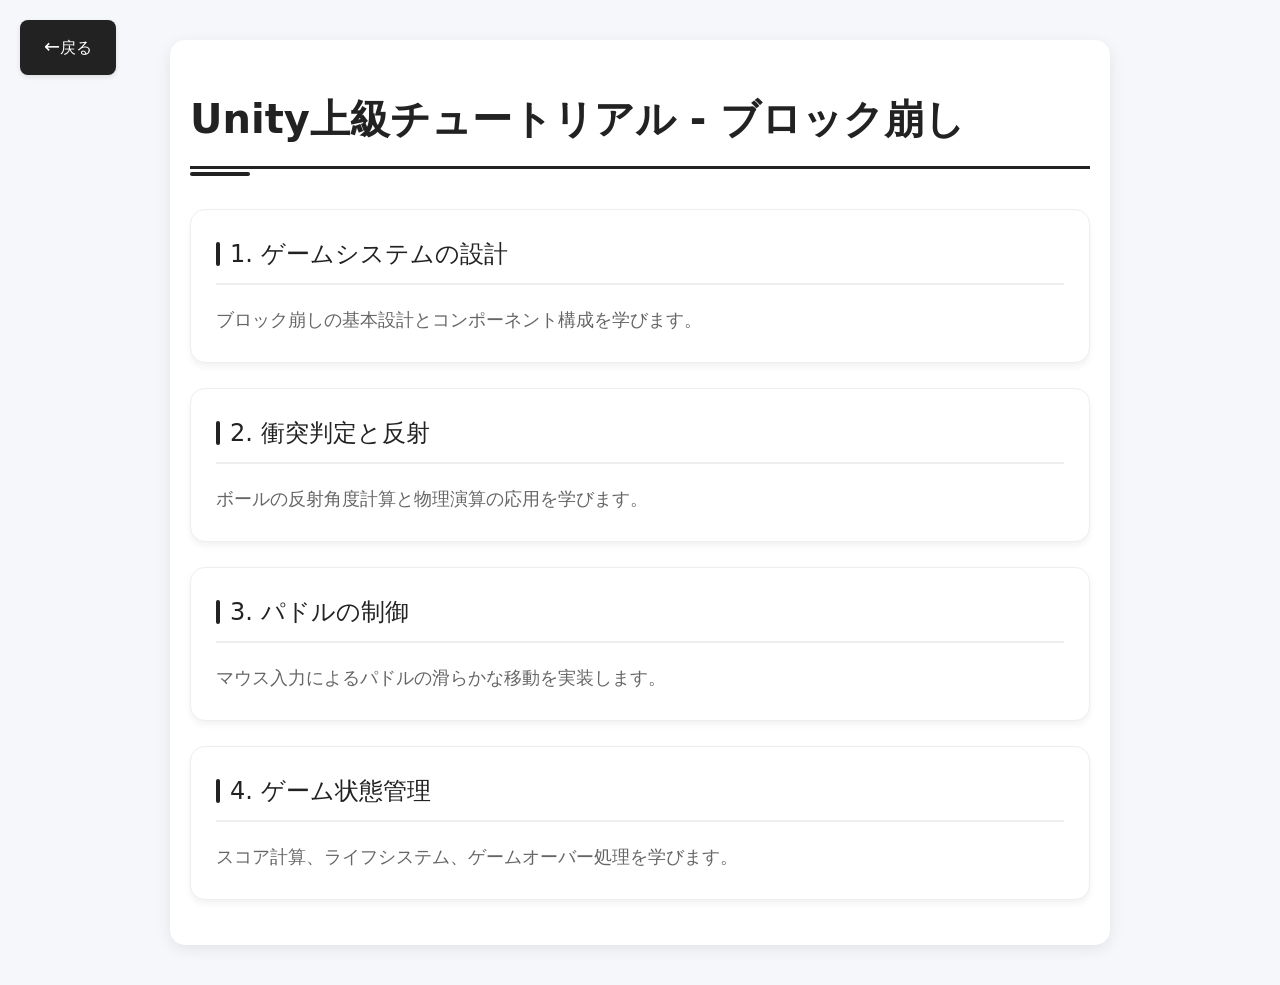
<file: tutorial/advanced.html>
<!DOCTYPE html>
<html lang="ja">
<head>
    <meta charset="UTF-8">
    <meta name="viewport" content="width=device-width, initial-scale=1.0">
    <title>Unityチュートリアル</title>
    <link rel="stylesheet" href="https://cdnjs.cloudflare.com/ajax/libs/font-awesome/6.5.1/css/all.min.css">
    <link rel="stylesheet" href="../css/common.css">
    <link rel="stylesheet" href="../css/tutorial.css">
</head>
<body>
    <a href="../index.html" class="back-btn">戻る</a>
    <div class="tutorial-content">
        <h1>Unity上級チュートリアル - ブロック崩し</h1>
        <section>
            <h2>1. ゲームシステムの設計</h2>
            <p>ブロック崩しの基本設計とコンポーネント構成を学びます。</p>
        </section>
        <section>
            <h2>2. 衝突判定と反射</h2>
            <p>ボールの反射角度計算と物理演算の応用を学びます。</p>
        </section>
        <section>
            <h2>3. パドルの制御</h2>
            <p>マウス入力によるパドルの滑らかな移動を実装します。</p>
        </section>
        <section>
            <h2>4. ゲーム状態管理</h2>
            <p>スコア計算、ライフシステム、ゲームオーバー処理を学びます。</p>
        </section>
    </div>

    <a href="#" class="scroll-to-top">
        <i class="fas fa-arrow-up"></i>
    </a>

    <script src="../js/scroll.js"></script>
</body>
</html>
</file>
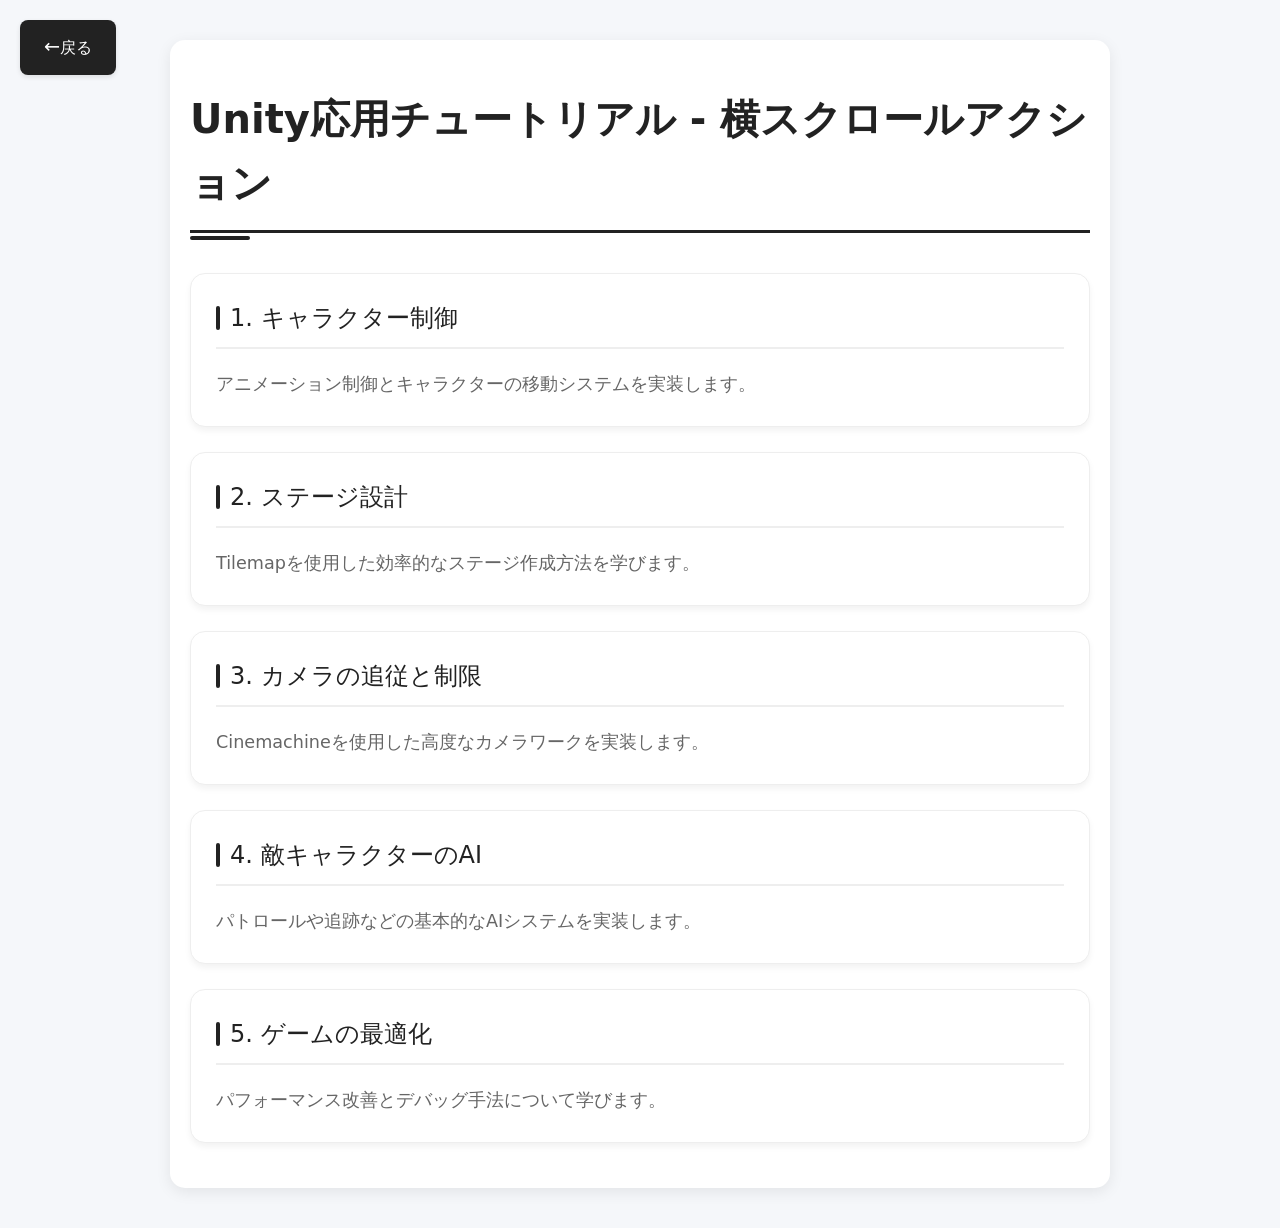
<file: tutorial/application.html>
<!DOCTYPE html>
<html lang="ja">
<head>
    <meta charset="UTF-8">
    <meta name="viewport" content="width=device-width, initial-scale=1.0">
    <title>Unityチュートリアル</title>
    <link rel="stylesheet" href="../css/common.css">
    <link rel="stylesheet" href="../css/tutorial.css">
</head>
<body>
    <a href="../index.html" class="back-btn">戻る</a>
    <div class="tutorial-content">
        <h1>Unity応用チュートリアル - 横スクロールアクション</h1>
        <section>
            <h2>1. キャラクター制御</h2>
            <p>アニメーション制御とキャラクターの移動システムを実装します。</p>
        </section>
        <section>
            <h2>2. ステージ設計</h2>
            <p>Tilemapを使用した効率的なステージ作成方法を学びます。</p>
        </section>
        <section>
            <h2>3. カメラの追従と制限</h2>
            <p>Cinemachineを使用した高度なカメラワークを実装します。</p>
        </section>
        <section>
            <h2>4. 敵キャラクターのAI</h2>
            <p>パトロールや追跡などの基本的なAIシステムを実装します。</p>
        </section>
        <section>
            <h2>5. ゲームの最適化</h2>
            <p>パフォーマンス改善とデバッグ手法について学びます。</p>
        </section>
    </div>
</body>
</html>
</file>
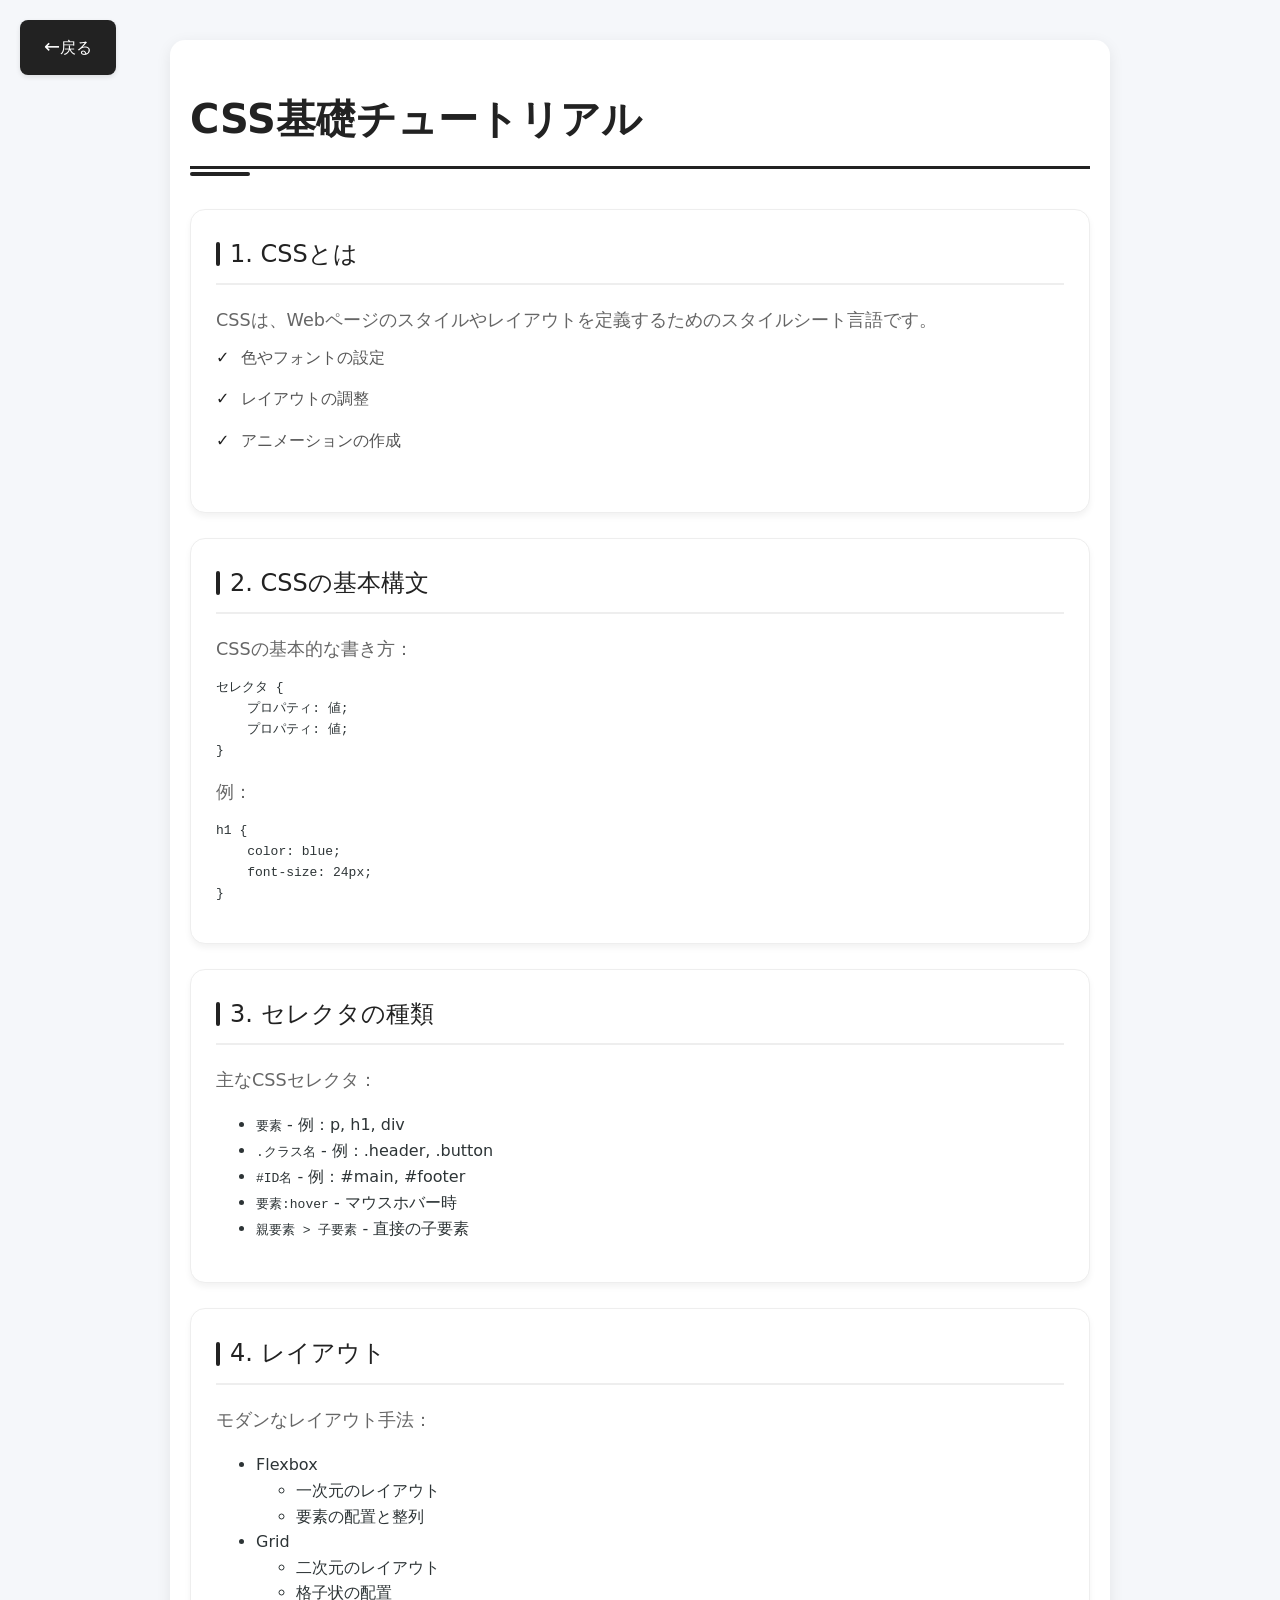
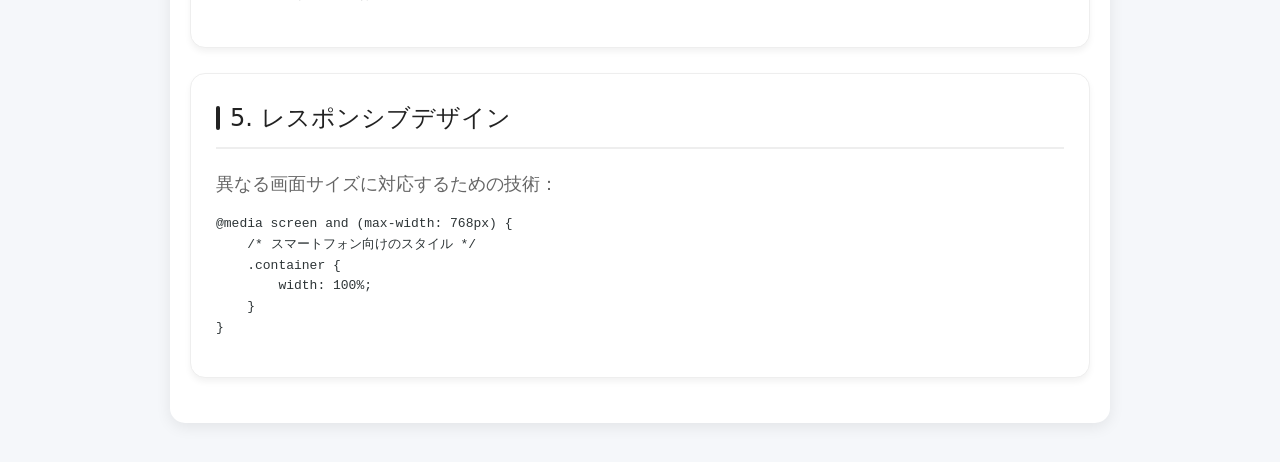
<file: tutorial/css.html>
<!DOCTYPE html>
<html lang="ja">
<head>
    <meta charset="UTF-8">
    <meta name="viewport" content="width=device-width, initial-scale=1.0">
    <title>CSS基礎チュートリアル</title>
    <!-- Font Awesome を追加 -->
    <link rel="stylesheet" href="https://cdnjs.cloudflare.com/ajax/libs/font-awesome/6.5.1/css/all.min.css">
    <link rel="stylesheet" href="../css/common.css">
    <link rel="stylesheet" href="../css/tutorial.css">
</head>
<body>
    <a href="../index.html" class="back-btn">戻る</a>
    <div class="tutorial-content">
        <h1>CSS基礎チュートリアル</h1>
        
        <section>
            <h2>1. CSSとは</h2>
            <p>CSSは、Webページのスタイルやレイアウトを定義するためのスタイルシート言語です。</p>
            <ul class="feature-list">
                <li>色やフォントの設定</li>
                <li>レイアウトの調整</li>
                <li>アニメーションの作成</li>
            </ul>
        </section>

        <section>
            <h2>2. CSSの基本構文</h2>
            <p>CSSの基本的な書き方：</p>
            <pre><code>セレクタ {
    プロパティ: 値;
    プロパティ: 値;
}</code></pre>
            <p>例：</p>
            <pre><code>h1 {
    color: blue;
    font-size: 24px;
}</code></pre>
        </section>

        <section>
            <h2>3. セレクタの種類</h2>
            <p>主なCSSセレクタ：</p>
            <ul class="selector-list">
                <li><code>要素</code> - 例：p, h1, div</li>
                <li><code>.クラス名</code> - 例：.header, .button</li>
                <li><code>#ID名</code> - 例：#main, #footer</li>
                <li><code>要素:hover</code> - マウスホバー時</li>
                <li><code>親要素 > 子要素</code> - 直接の子要素</li>
            </ul>
        </section>

        <section>
            <h2>4. レイアウト</h2>
            <p>モダンなレイアウト手法：</p>
            <ul class="layout-methods">
                <li>Flexbox
                    <ul>
                        <li>一次元のレイアウト</li>
                        <li>要素の配置と整列</li>
                    </ul>
                </li>
                <li>Grid
                    <ul>
                        <li>二次元のレイアウト</li>
                        <li>格子状の配置</li>
                    </ul>
                </li>
            </ul>
        </section>

        <section>
            <h2>5. レスポンシブデザイン</h2>
            <p>異なる画面サイズに対応するための技術：</p>
            <pre><code>@media screen and (max-width: 768px) {
    /* スマートフォン向けのスタイル */
    .container {
        width: 100%;
    }
}</code></pre>
        </section>
    </div>

    <a href="#" class="scroll-to-top">
        <i class="fas fa-arrow-up"></i>
    </a>

    <script src="../js/scroll.js"></script>
</body>
</html>
</file>
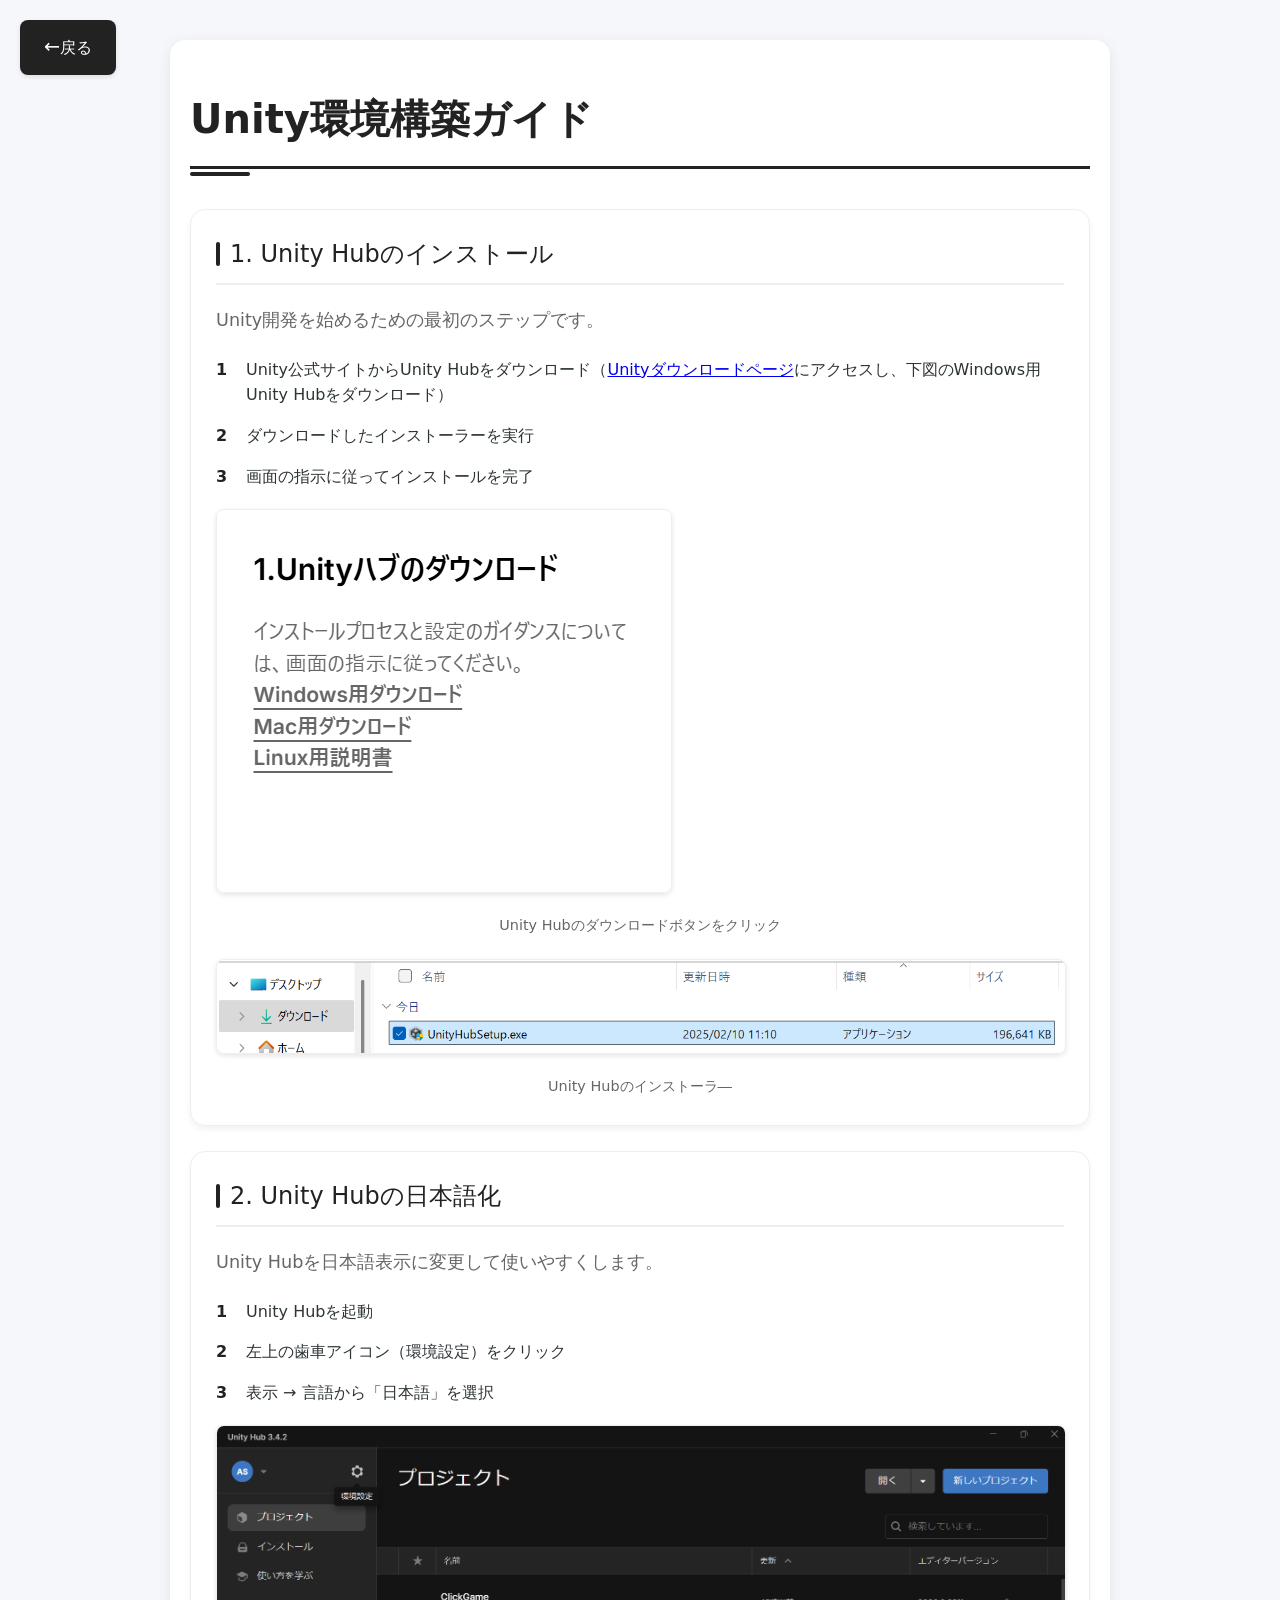
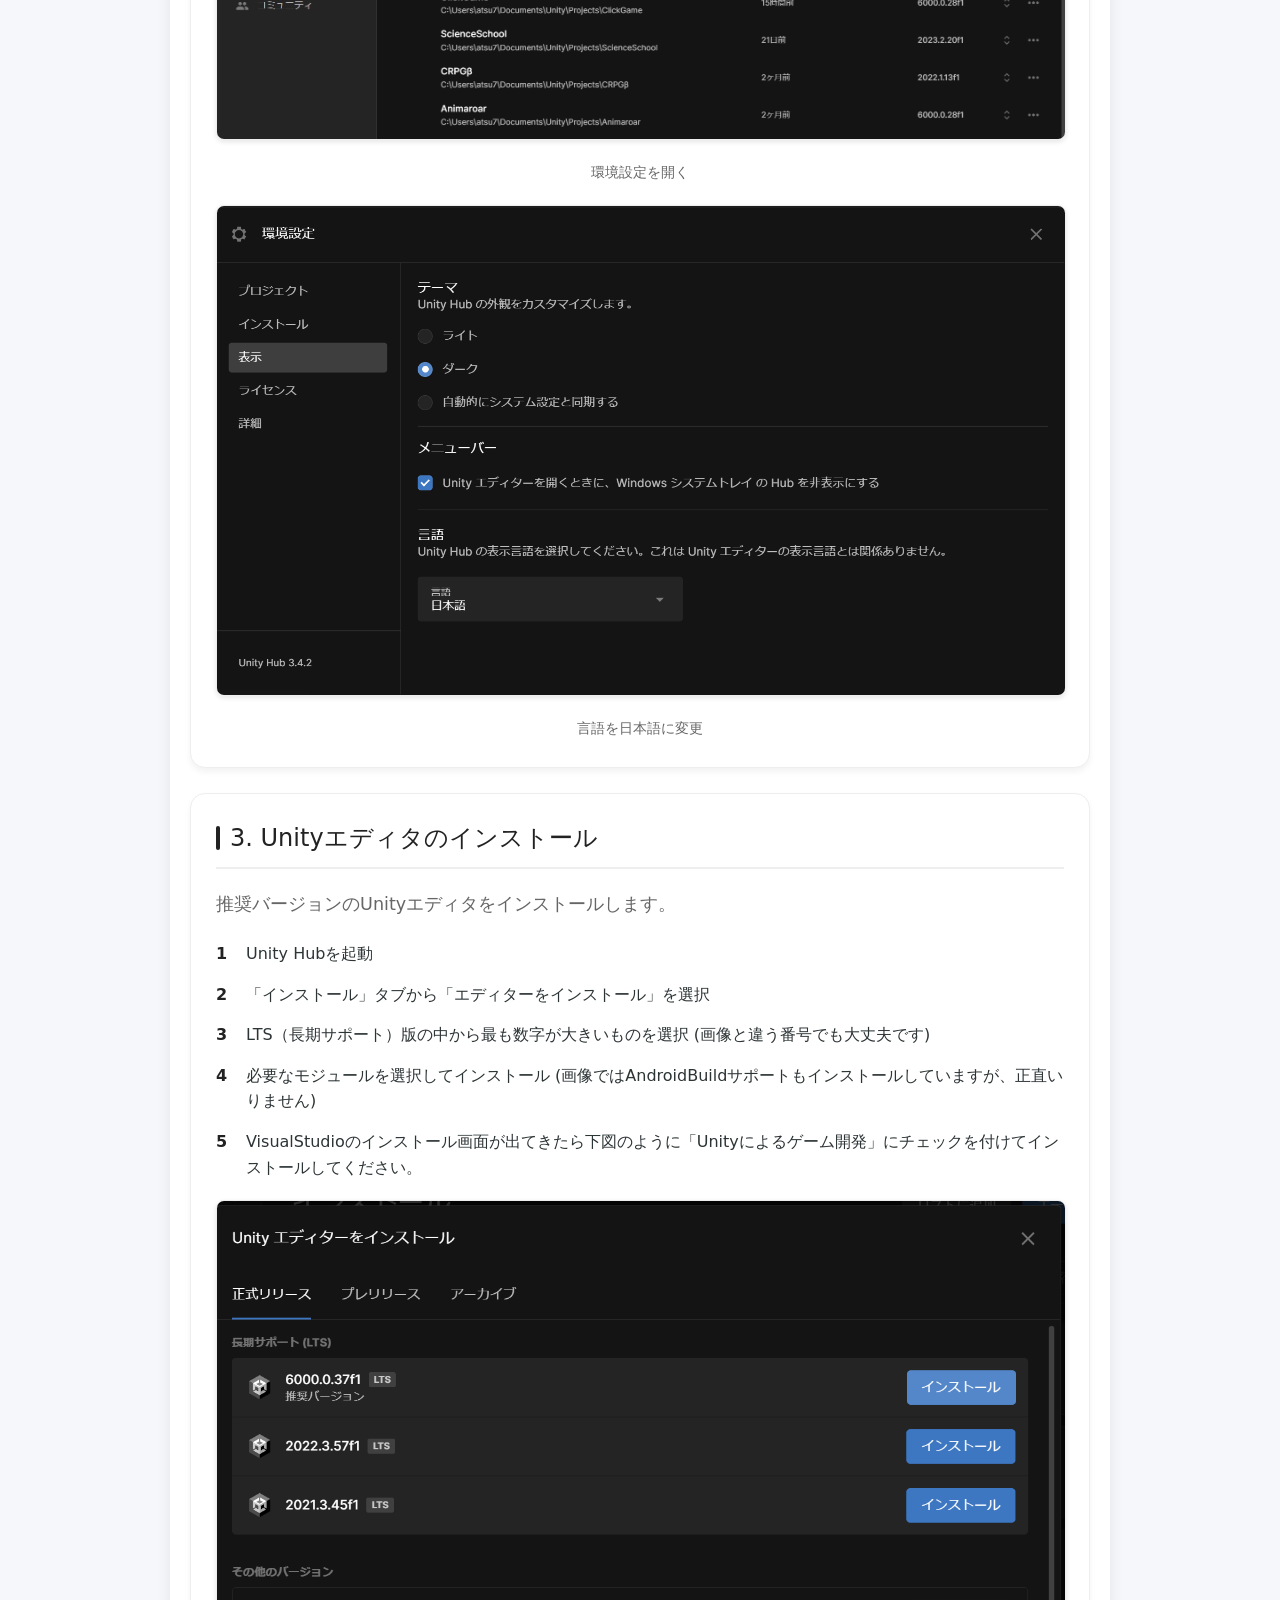
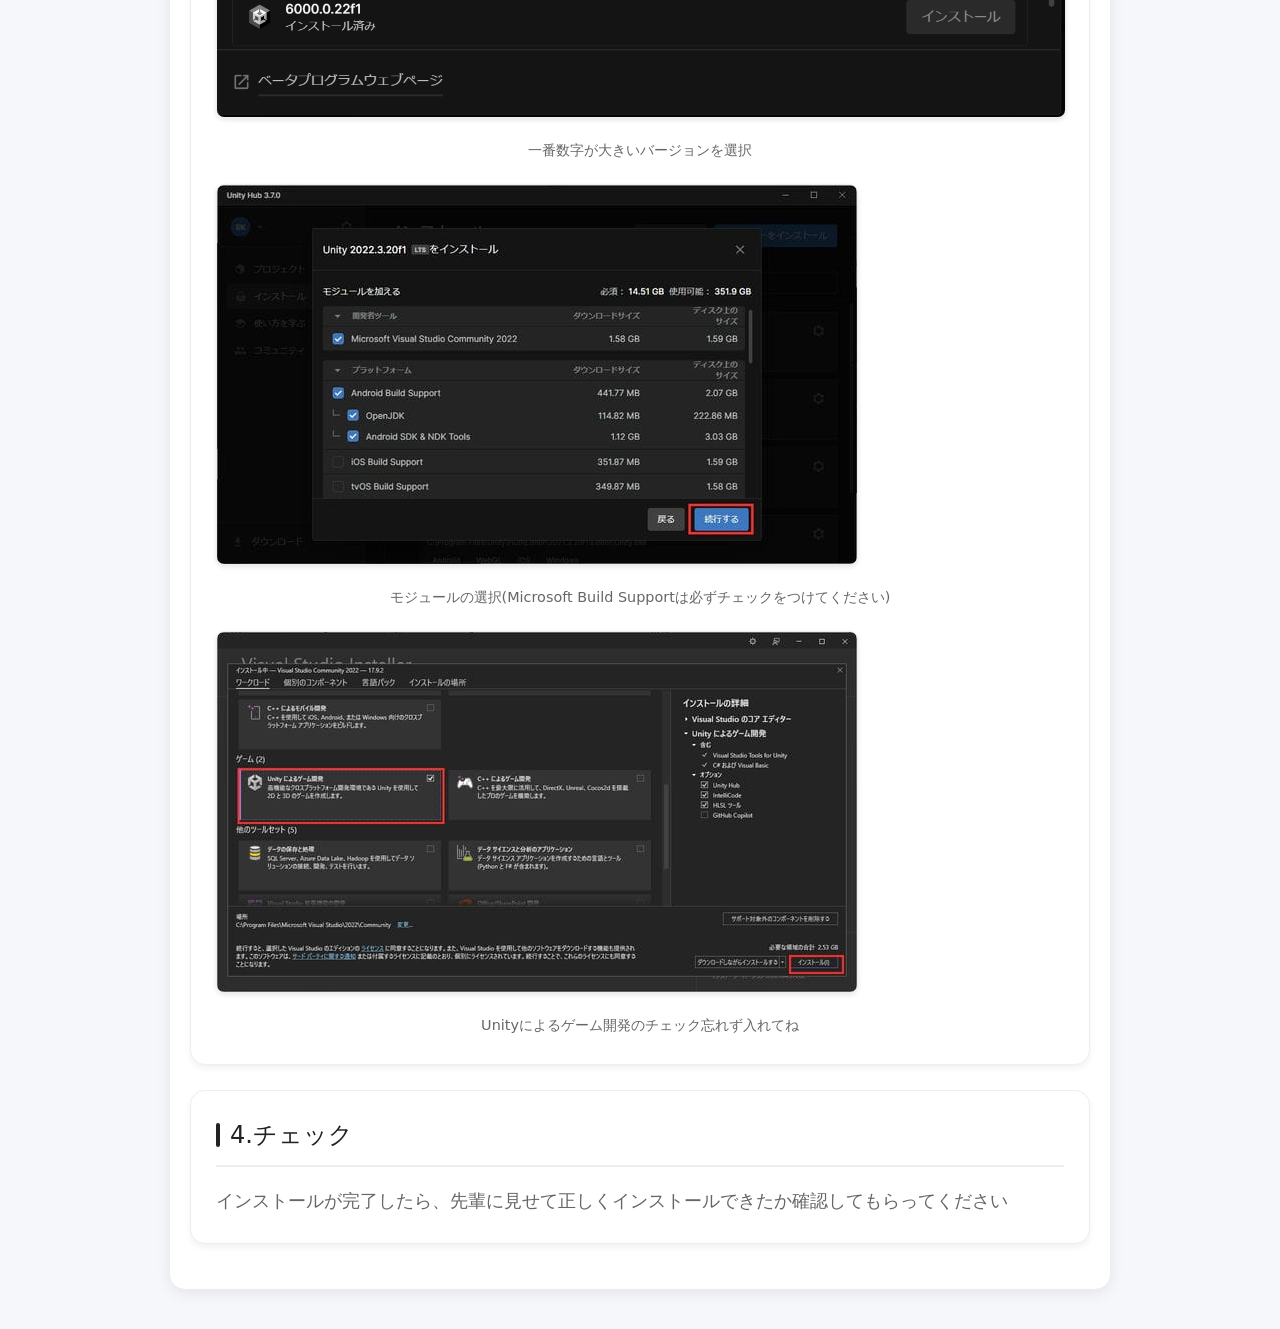
<file: tutorial/getting-started.html>
<!DOCTYPE html>
<html lang="ja">
<head>
    <meta charset="UTF-8">
    <meta name="viewport" content="width=device-width, initial-scale=1.0">
    <title>Unityチュートリアル</title>
    <link rel="stylesheet" href="https://cdnjs.cloudflare.com/ajax/libs/font-awesome/6.5.1/css/all.min.css">
    <link rel="stylesheet" href="../css/common.css">
    <link rel="stylesheet" href="../css/tutorial.css">
</head>
<body>
    <a href="../index.html" class="back-btn">戻る</a>
    <div class="tutorial-content">
        <h1>Unity環境構築ガイド</h1>
        
        <section>
            <h2>1. Unity Hubのインストール</h2>
            <p>Unity開発を始めるための最初のステップです。</p>
            <ul class="setup-steps">
                <li>Unity公式サイトからUnity Hubをダウンロード（<a href="https://unity.com/download" target="_blank">Unityダウンロードページ</a>にアクセスし、下図のWindows用Unity Hubをダウンロード）</li>
                <li>ダウンロードしたインストーラーを実行</li>
                <li>画面の指示に従ってインストールを完了</li>
            </ul>
            <img src="../image/UnityTutorial42.png" alt="Unity Hubダウンロード画面" class="tutorial-image">
            <p class="image-caption">Unity Hubのダウンロードボタンをクリック</p>
            <img src="../image/UnityTutorial43.png" alt="Unity Hubのインストーラ―" class="tutorial-image">
            <p class="image-caption">Unity Hubのインストーラ―</p>
        </section>

        <section>
            <h2>2. Unity Hubの日本語化</h2>
            <p>Unity Hubを日本語表示に変更して使いやすくします。</p>
            <ul class="setup-steps">
                <li>Unity Hubを起動</li>
                <li>左上の歯車アイコン（環境設定）をクリック</li>
                <li>表示 → 言語から「日本語」を選択</li>
            </ul>
            <img src="../image/UnityTutorial44.png" alt="Unity Hub環境設定" class="tutorial-image">
            <p class="image-caption">環境設定を開く</p>
            <img src="../image/UnityTutorial45.png" alt="言語設定の変更" class="tutorial-image">
            <p class="image-caption">言語を日本語に変更</p>
        </section>

        <section>
            <h2>3. Unityエディタのインストール</h2>
            <p>推奨バージョンのUnityエディタをインストールします。</p>
            <ul class="setup-steps">
                <li>Unity Hubを起動</li>
                <li>「インストール」タブから「エディターをインストール」を選択</li>
                <li>LTS（長期サポート）版の中から最も数字が大きいものを選択 (画像と違う番号でも大丈夫です)</li>
                <li>必要なモジュールを選択してインストール (画像ではAndroidBuildサポートもインストールしていますが、正直いりません)</li>
                <li>VisualStudioのインストール画面が出てきたら下図のように「Unityによるゲーム開発」にチェックを付けてインストールしてください。</li>
            </ul>
            <img src="../image/UnityTutorial46.png" alt="Unityエディタのインストール" class="tutorial-image">
            <p class="image-caption">一番数字が大きいバージョンを選択</p>
            <img src="../image/UnityTutorial47.png" alt="モジュールの選択" class="tutorial-image">
            <p class="image-caption">モジュールの選択(Microsoft Build Supportは必ずチェックをつけてください)</p>
            <img src="../image/UnityTutorial48.png" alt="VisualStudioのインストール" class="tutorial-image">
            <p class="image-caption">Unityによるゲーム開発のチェック忘れず入れてね</p>
        </section>
        <section>
            <h2>4.チェック</h2>
            <p>インストールが完了したら、先輩に見せて正しくインストールできたか確認してもらってください</p>
        </section>
    </div>

    <a href="#" class="scroll-to-top">
        <i class="fas fa-arrow-up"></i>
    </a>

    <script src="../js/scroll.js"></script>
</body>
</html>
</file>
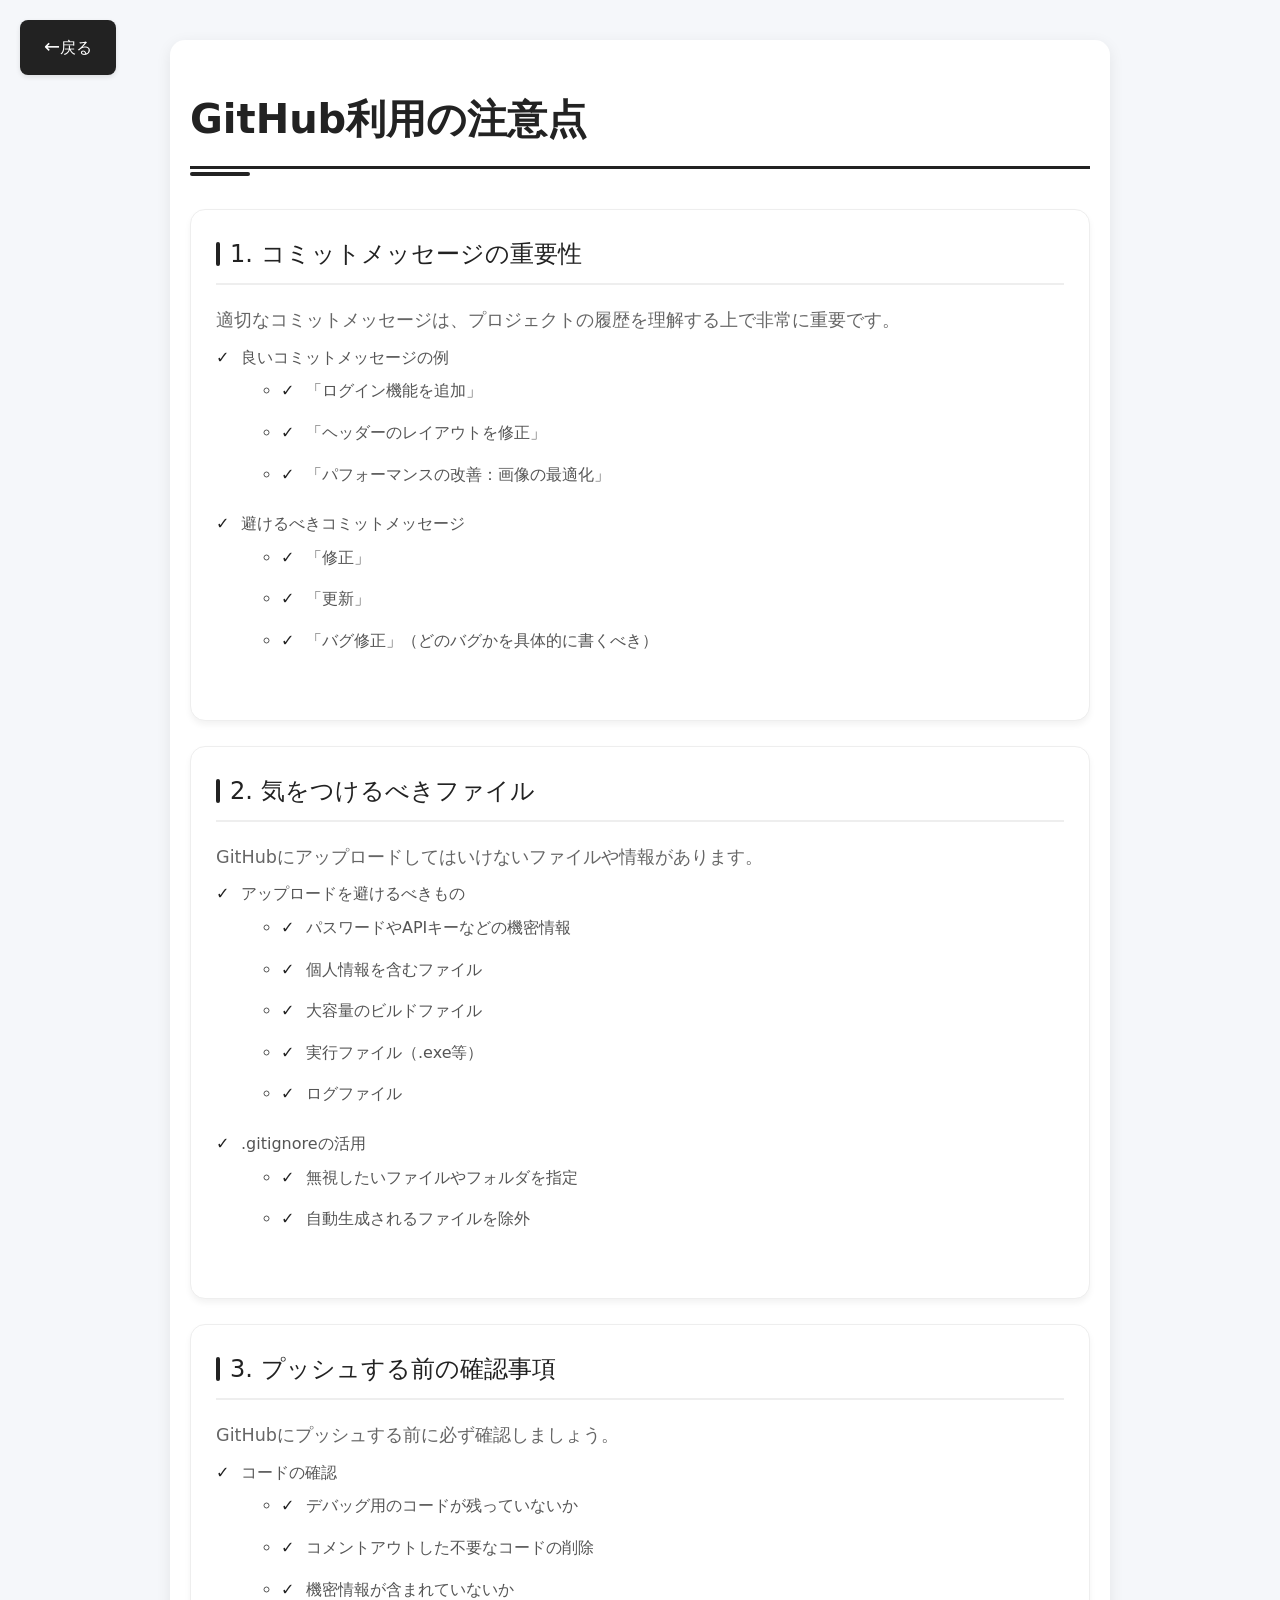
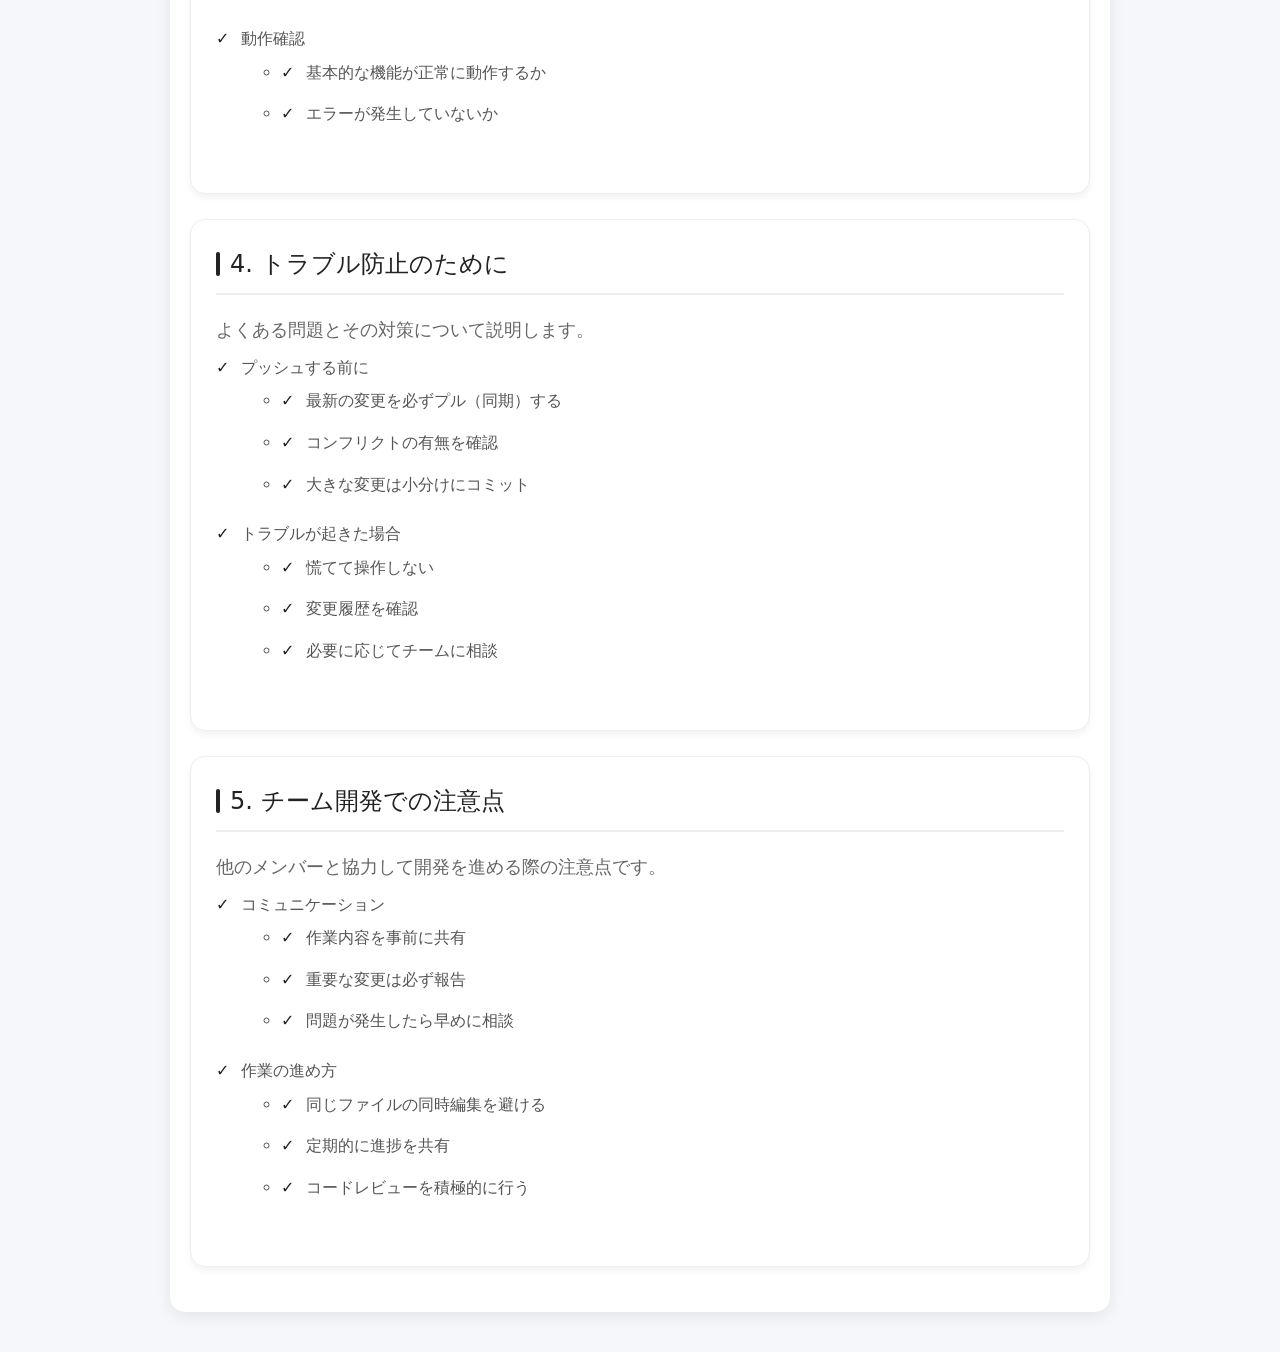
<file: tutorial/github-advanced.html>
<!DOCTYPE html>
<html lang="ja">
<head>
    <meta charset="UTF-8">
    <meta name="viewport" content="width=device-width, initial-scale=1.0">
    <title>GitHub利用の注意点</title>
    <link rel="stylesheet" href="https://cdnjs.cloudflare.com/ajax/libs/font-awesome/6.5.1/css/all.min.css">
    <link rel="stylesheet" href="../css/common.css">
    <link rel="stylesheet" href="../css/tutorial.css">
</head>
<body>
    <a href="../index.html" class="back-btn">戻る</a>
    <div class="tutorial-content">
        <h1>GitHub利用の注意点</h1>
        
        <section>
            <h2>1. コミットメッセージの重要性</h2>
            <p>適切なコミットメッセージは、プロジェクトの履歴を理解する上で非常に重要です。</p>
            <ul class="feature-list">
                <li>良いコミットメッセージの例
                    <ul>
                        <li>「ログイン機能を追加」</li>
                        <li>「ヘッダーのレイアウトを修正」</li>
                        <li>「パフォーマンスの改善：画像の最適化」</li>
                    </ul>
                </li>
                <li>避けるべきコミットメッセージ
                    <ul>
                        <li>「修正」</li>
                        <li>「更新」</li>
                        <li>「バグ修正」（どのバグかを具体的に書くべき）</li>
                    </ul>
                </li>
            </ul>
        </section>

        <section>
            <h2>2. 気をつけるべきファイル</h2>
            <p>GitHubにアップロードしてはいけないファイルや情報があります。</p>
            <ul class="feature-list">
                <li>アップロードを避けるべきもの
                    <ul>
                        <li>パスワードやAPIキーなどの機密情報</li>
                        <li>個人情報を含むファイル</li>
                        <li>大容量のビルドファイル</li>
                        <li>実行ファイル（.exe等）</li>
                        <li>ログファイル</li>
                    </ul>
                </li>
                <li>.gitignoreの活用
                    <ul>
                        <li>無視したいファイルやフォルダを指定</li>
                        <li>自動生成されるファイルを除外</li>
                    </ul>
                </li>
            </ul>
        </section>

        <section>
            <h2>3. プッシュする前の確認事項</h2>
            <p>GitHubにプッシュする前に必ず確認しましょう。</p>
            <ul class="feature-list">
                <li>コードの確認
                    <ul>
                        <li>デバッグ用のコードが残っていないか</li>
                        <li>コメントアウトした不要なコードの削除</li>
                        <li>機密情報が含まれていないか</li>
                    </ul>
                </li>
                <li>動作確認
                    <ul>
                        <li>基本的な機能が正常に動作するか</li>
                        <li>エラーが発生していないか</li>
                    </ul>
                </li>
            </ul>
        </section>

        <section>
            <h2>4. トラブル防止のために</h2>
            <p>よくある問題とその対策について説明します。</p>
            <ul class="feature-list">
                <li>プッシュする前に
                    <ul>
                        <li>最新の変更を必ずプル（同期）する</li>
                        <li>コンフリクトの有無を確認</li>
                        <li>大きな変更は小分けにコミット</li>
                    </ul>
                </li>
                <li>トラブルが起きた場合
                    <ul>
                        <li>慌てて操作しない</li>
                        <li>変更履歴を確認</li>
                        <li>必要に応じてチームに相談</li>
                    </ul>
                </li>
            </ul>
        </section>

        <section>
            <h2>5. チーム開発での注意点</h2>
            <p>他のメンバーと協力して開発を進める際の注意点です。</p>
            <ul class="feature-list">
                <li>コミュニケーション
                    <ul>
                        <li>作業内容を事前に共有</li>
                        <li>重要な変更は必ず報告</li>
                        <li>問題が発生したら早めに相談</li>
                    </ul>
                </li>
                <li>作業の進め方
                    <ul>
                        <li>同じファイルの同時編集を避ける</li>
                        <li>定期的に進捗を共有</li>
                        <li>コードレビューを積極的に行う</li>
                    </ul>
                </li>
            </ul>
        </section>
    </div>

    <a href="#" class="scroll-to-top">
        <i class="fas fa-arrow-up"></i>
    </a>

    <script src="../js/scroll.js"></script>
</body>
</html>
</file>
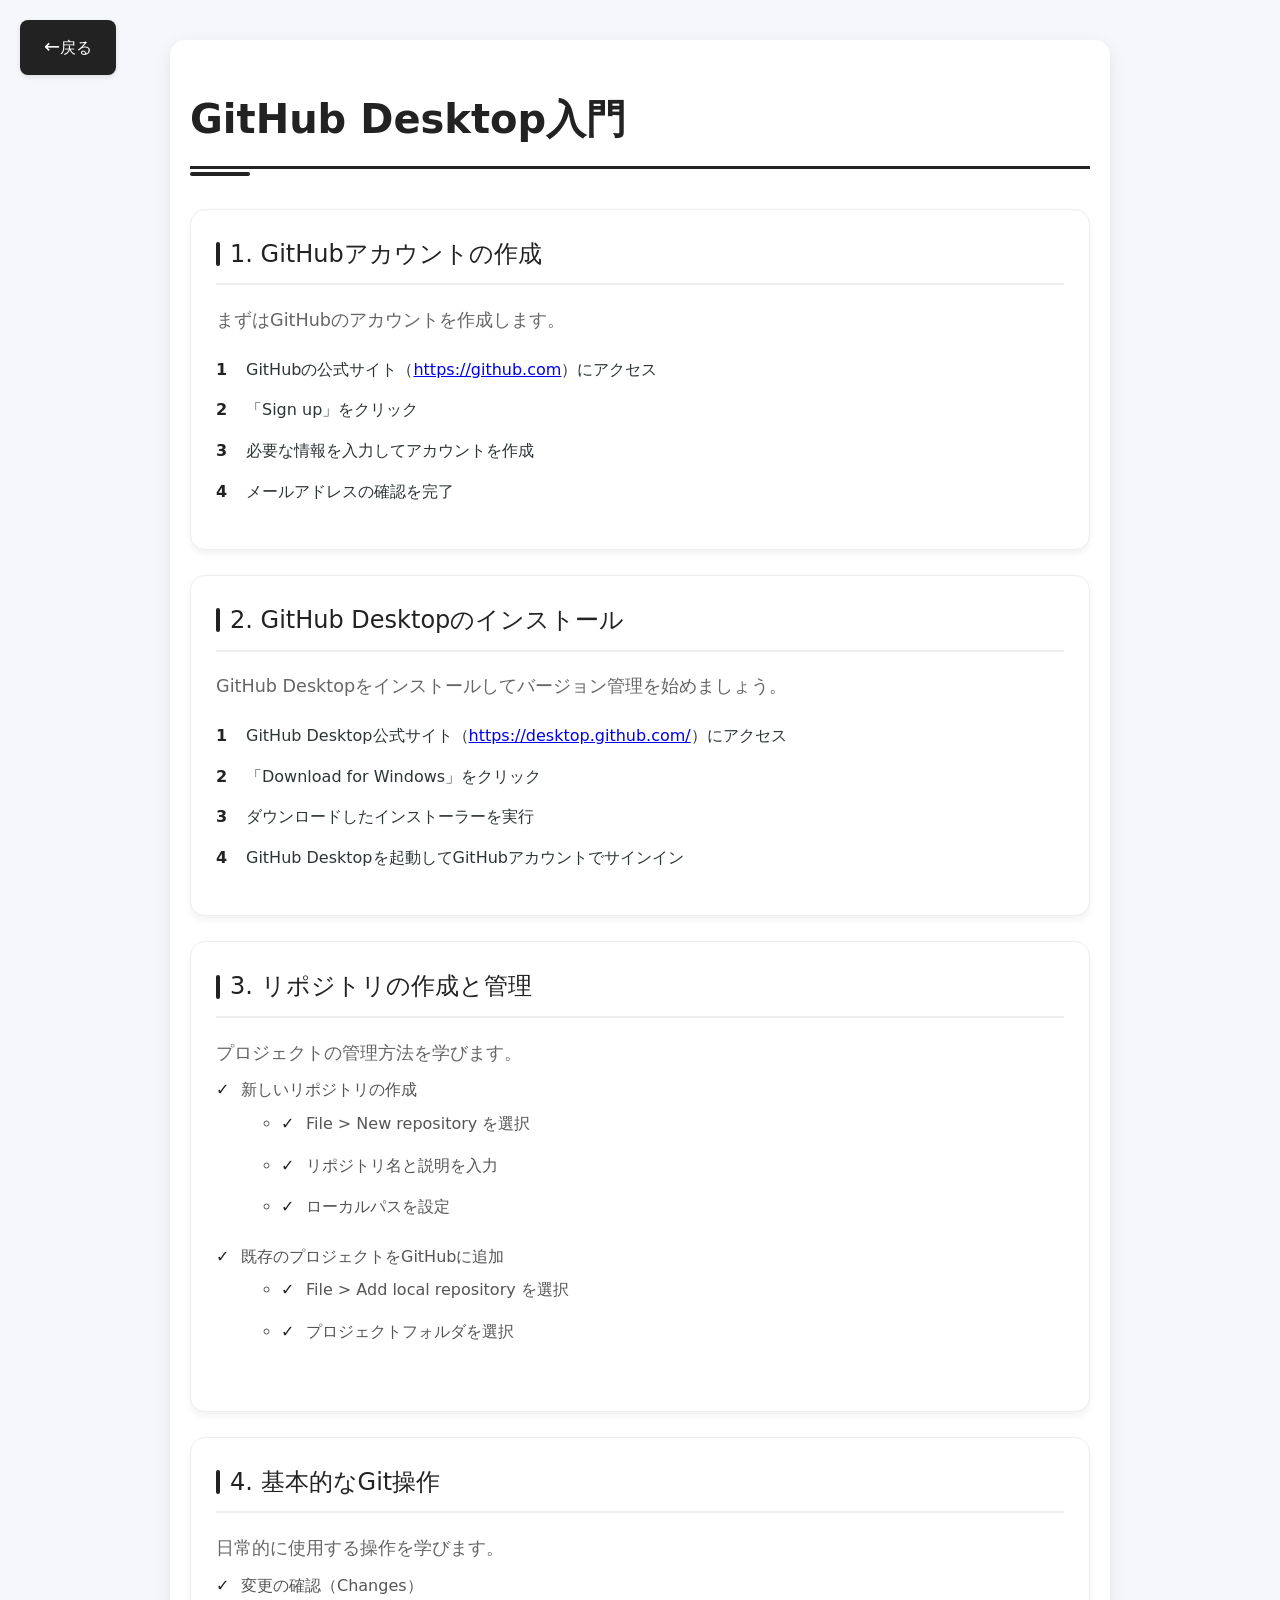
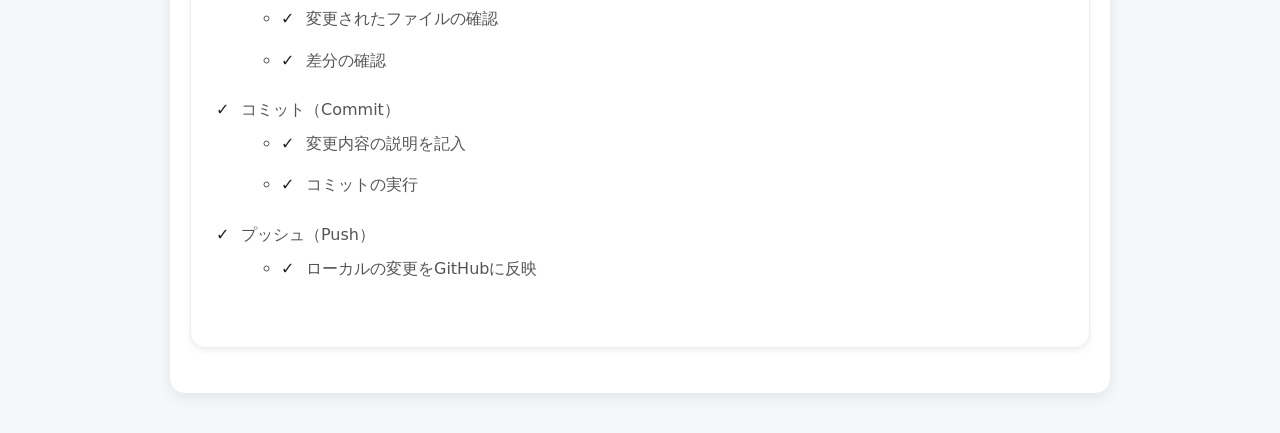
<file: tutorial/github.html>
<!DOCTYPE html>
<html lang="ja">
<head>
    <meta charset="UTF-8">
    <meta name="viewport" content="width=device-width, initial-scale=1.0">
    <title>GitHub Desktop入門</title>
    <link rel="stylesheet" href="https://cdnjs.cloudflare.com/ajax/libs/font-awesome/6.5.1/css/all.min.css">
    <link rel="stylesheet" href="../css/common.css">
    <link rel="stylesheet" href="../css/tutorial.css">
</head>
<body>
    <a href="../index.html" class="back-btn">戻る</a>
    <div class="tutorial-content">
        <h1>GitHub Desktop入門</h1>
        
        <section>
            <h2>1. GitHubアカウントの作成</h2>
            <p>まずはGitHubのアカウントを作成します。</p>
            <ul class="setup-steps">
                <li>GitHubの公式サイト（<a href="https://github.com" target="_blank">https://github.com</a>）にアクセス</li>
                <li>「Sign up」をクリック</li>
                <li>必要な情報を入力してアカウントを作成</li>
                <li>メールアドレスの確認を完了</li>
            </ul>
        </section>

        <section>
            <h2>2. GitHub Desktopのインストール</h2>
            <p>GitHub Desktopをインストールしてバージョン管理を始めましょう。</p>
            <ul class="setup-steps">
                <li>GitHub Desktop公式サイト（<a href="https://desktop.github.com/" target="_blank">https://desktop.github.com/</a>）にアクセス</li>
                <li>「Download for Windows」をクリック</li>
                <li>ダウンロードしたインストーラーを実行</li>
                <li>GitHub Desktopを起動してGitHubアカウントでサインイン</li>
            </ul>
        </section>

        <section>
            <h2>3. リポジトリの作成と管理</h2>
            <p>プロジェクトの管理方法を学びます。</p>
            <ul class="feature-list">
                <li>新しいリポジトリの作成
                    <ul>
                        <li>File > New repository を選択</li>
                        <li>リポジトリ名と説明を入力</li>
                        <li>ローカルパスを設定</li>
                    </ul>
                </li>
                <li>既存のプロジェクトをGitHubに追加
                    <ul>
                        <li>File > Add local repository を選択</li>
                        <li>プロジェクトフォルダを選択</li>
                    </ul>
                </li>
            </ul>
        </section>

        <section>
            <h2>4. 基本的なGit操作</h2>
            <p>日常的に使用する操作を学びます。</p>
            <ul class="feature-list">
                <li>変更の確認（Changes）
                    <ul>
                        <li>変更されたファイルの確認</li>
                        <li>差分の確認</li>
                    </ul>
                </li>
                <li>コミット（Commit）
                    <ul>
                        <li>変更内容の説明を記入</li>
                        <li>コミットの実行</li>
                    </ul>
                </li>
                <li>プッシュ（Push）
                    <ul>
                        <li>ローカルの変更をGitHubに反映</li>
                    </ul>
                </li>
            </ul>
        </section>
    </div>

    <a href="#" class="scroll-to-top">
        <i class="fas fa-arrow-up"></i>
    </a>

    <script src="../js/scroll.js"></script>
</body>
</html>
</file>
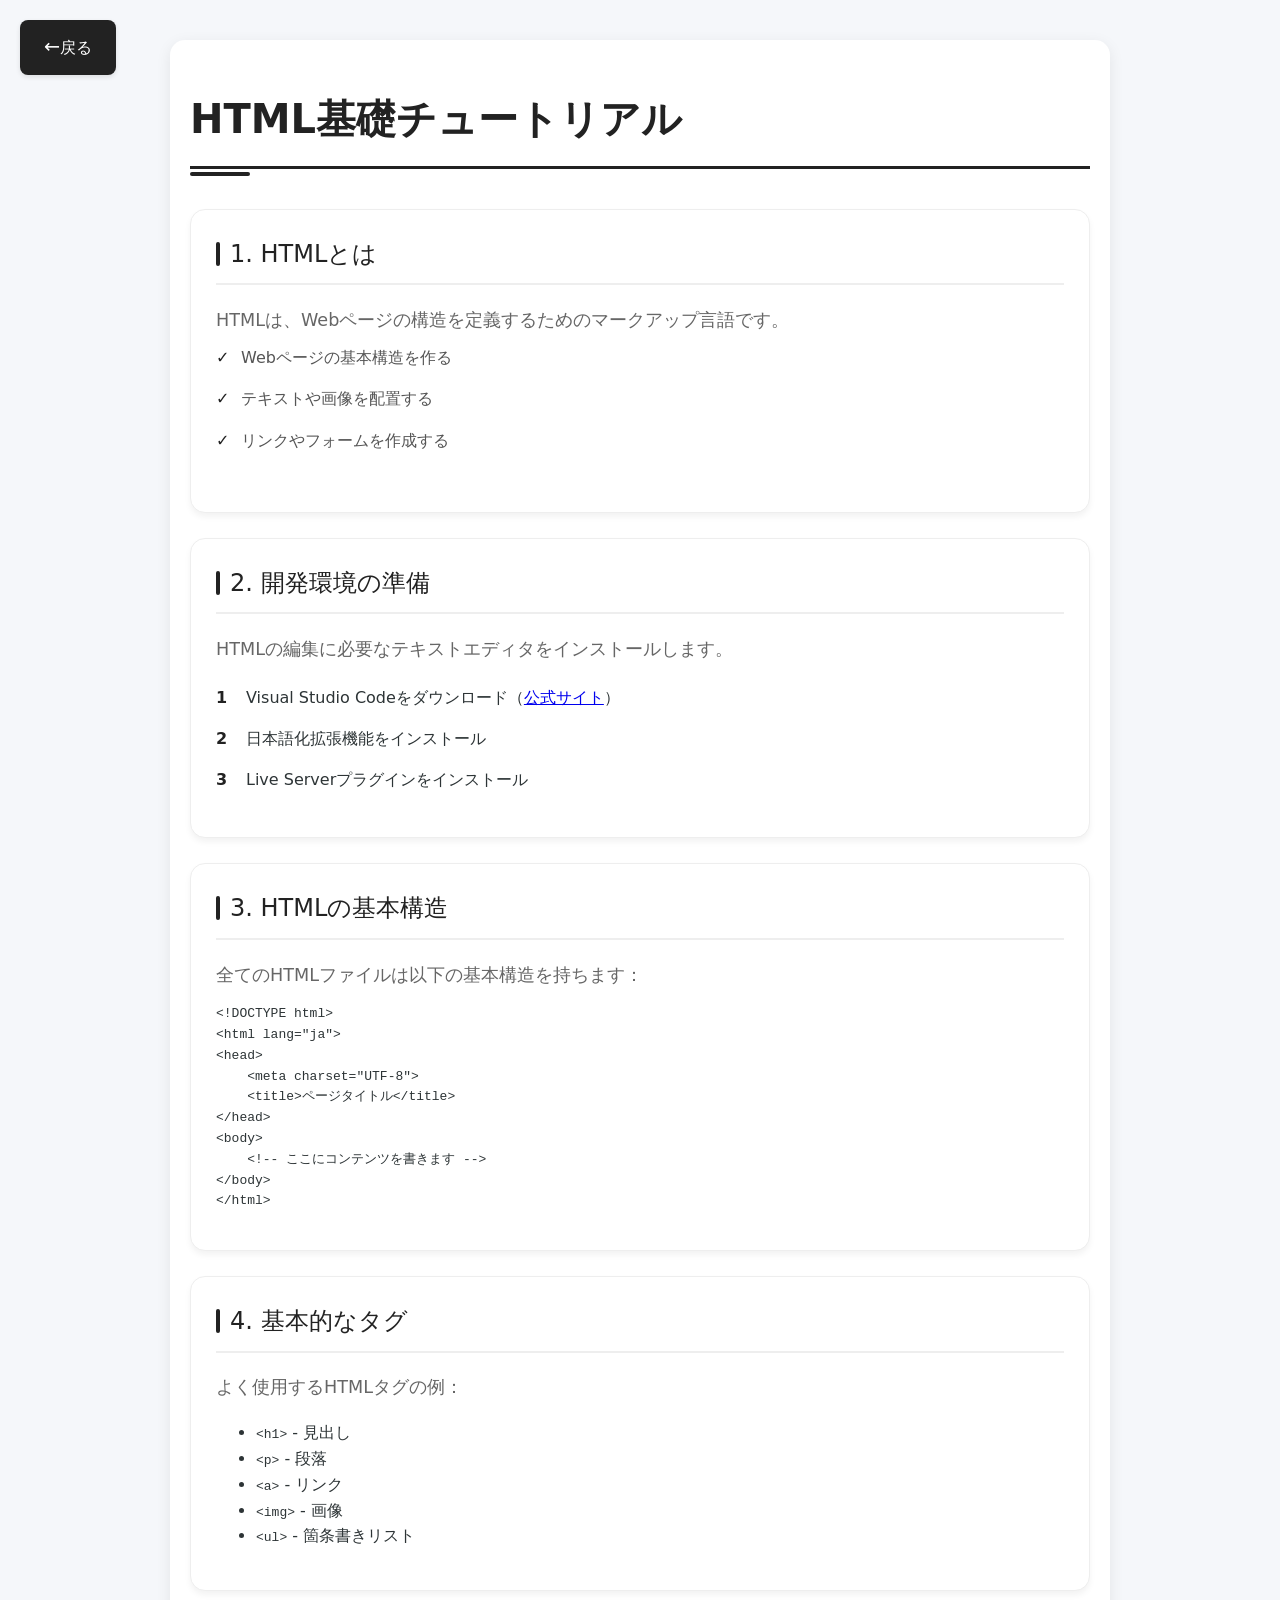
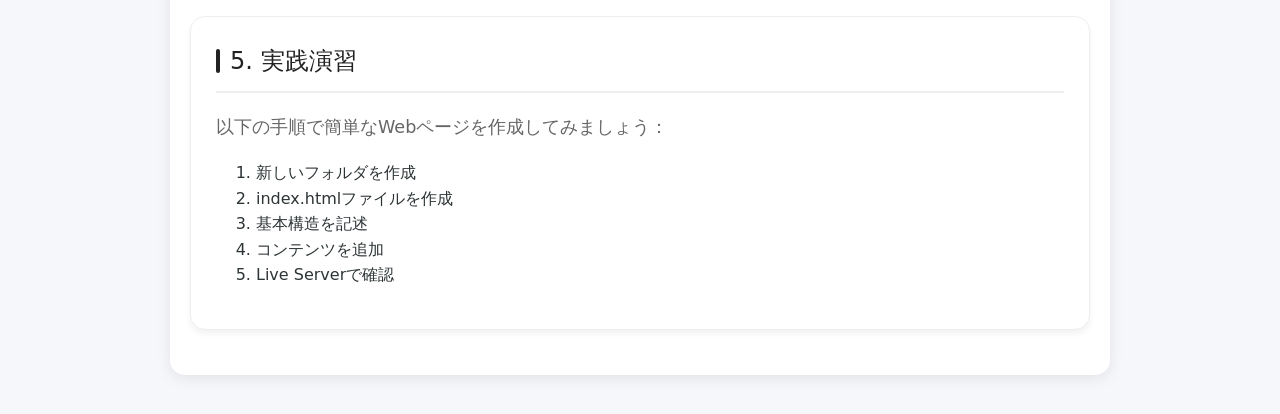
<file: tutorial/html.html>
<!DOCTYPE html>
<html lang="ja">
<head>
    <meta charset="UTF-8">
    <meta name="viewport" content="width=device-width, initial-scale=1.0">
    <title>HTML基礎チュートリアル</title>
    <!-- Font Awesome を追加 -->
    <link rel="stylesheet" href="https://cdnjs.cloudflare.com/ajax/libs/font-awesome/6.5.1/css/all.min.css">
    <link rel="stylesheet" href="../css/common.css">
    <link rel="stylesheet" href="../css/tutorial.css">
</head>
<body>
    <a href="../index.html" class="back-btn">戻る</a>
    <div class="tutorial-content">
        <h1>HTML基礎チュートリアル</h1>
        
        <section>
            <h2>1. HTMLとは</h2>
            <p>HTMLは、Webページの構造を定義するためのマークアップ言語です。</p>
            <ul class="feature-list">
                <li>Webページの基本構造を作る</li>
                <li>テキストや画像を配置する</li>
                <li>リンクやフォームを作成する</li>
            </ul>
        </section>

        <section>
            <h2>2. 開発環境の準備</h2>
            <p>HTMLの編集に必要なテキストエディタをインストールします。</p>
            <ul class="setup-steps">
                <li>Visual Studio Codeをダウンロード（<a href="https://code.visualstudio.com/" target="_blank">公式サイト</a>）</li>
                <li>日本語化拡張機能をインストール</li>
                <li>Live Serverプラグインをインストール</li>
            </ul>
        </section>

        <section>
            <h2>3. HTMLの基本構造</h2>
            <p>全てのHTMLファイルは以下の基本構造を持ちます：</p>
            <pre><code>&lt;!DOCTYPE html&gt;
&lt;html lang="ja"&gt;
&lt;head&gt;
    &lt;meta charset="UTF-8"&gt;
    &lt;title&gt;ページタイトル&lt;/title&gt;
&lt;/head&gt;
&lt;body&gt;
    &lt;!-- ここにコンテンツを書きます --&gt;
&lt;/body&gt;
&lt;/html&gt;</code></pre>
        </section>

        <section>
            <h2>4. 基本的なタグ</h2>
            <p>よく使用するHTMLタグの例：</p>
            <ul class="tag-list">
                <li><code>&lt;h1&gt;</code> - 見出し</li>
                <li><code>&lt;p&gt;</code> - 段落</li>
                <li><code>&lt;a&gt;</code> - リンク</li>
                <li><code>&lt;img&gt;</code> - 画像</li>
                <li><code>&lt;ul&gt;</code> - 箇条書きリスト</li>
            </ul>
        </section>

        <section>
            <h2>5. 実践演習</h2>
            <p>以下の手順で簡単なWebページを作成してみましょう：</p>
            <ol class="exercise-steps">
                <li>新しいフォルダを作成</li>
                <li>index.htmlファイルを作成</li>
                <li>基本構造を記述</li>
                <li>コンテンツを追加</li>
                <li>Live Serverで確認</li>
            </ol>
        </section>
    </div>

    <a href="#" class="scroll-to-top">
        <i class="fas fa-arrow-up"></i>
    </a>

    <script src="../js/scroll.js"></script>
</body>
</html>
</file>
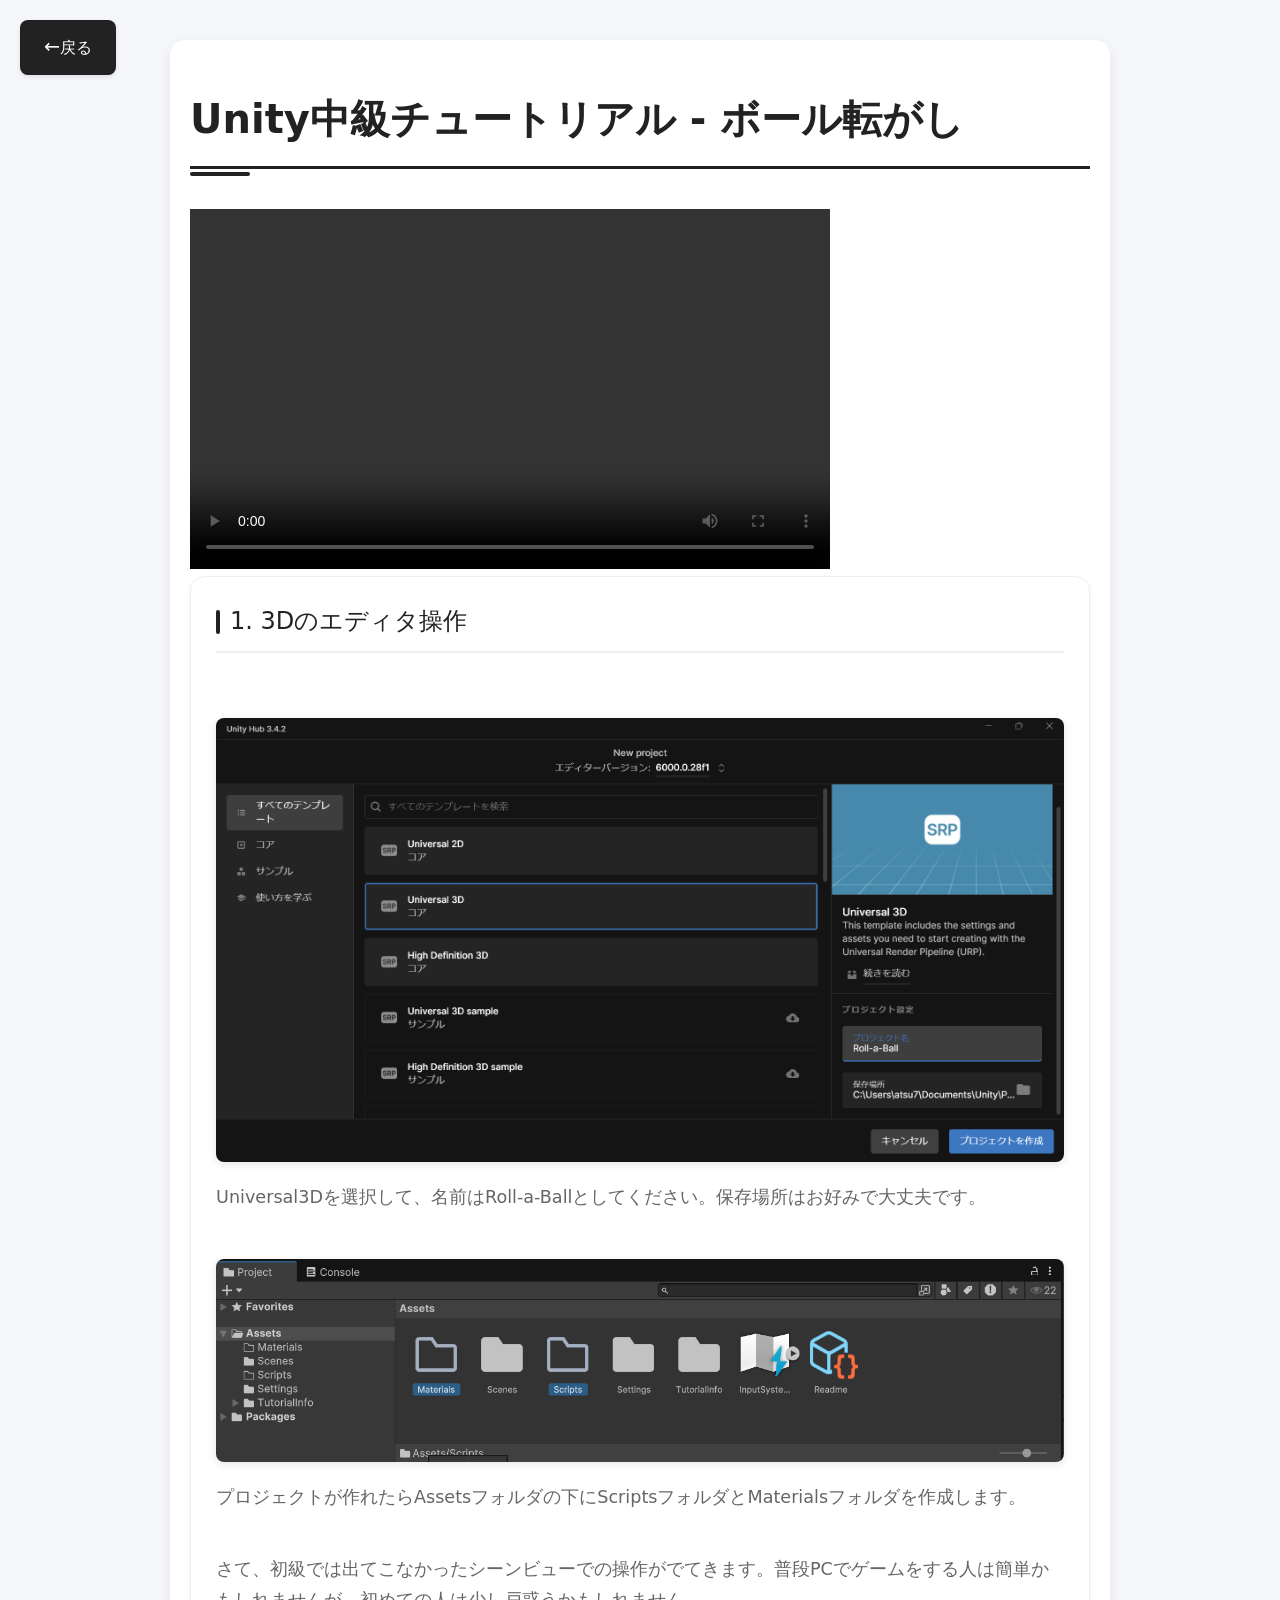
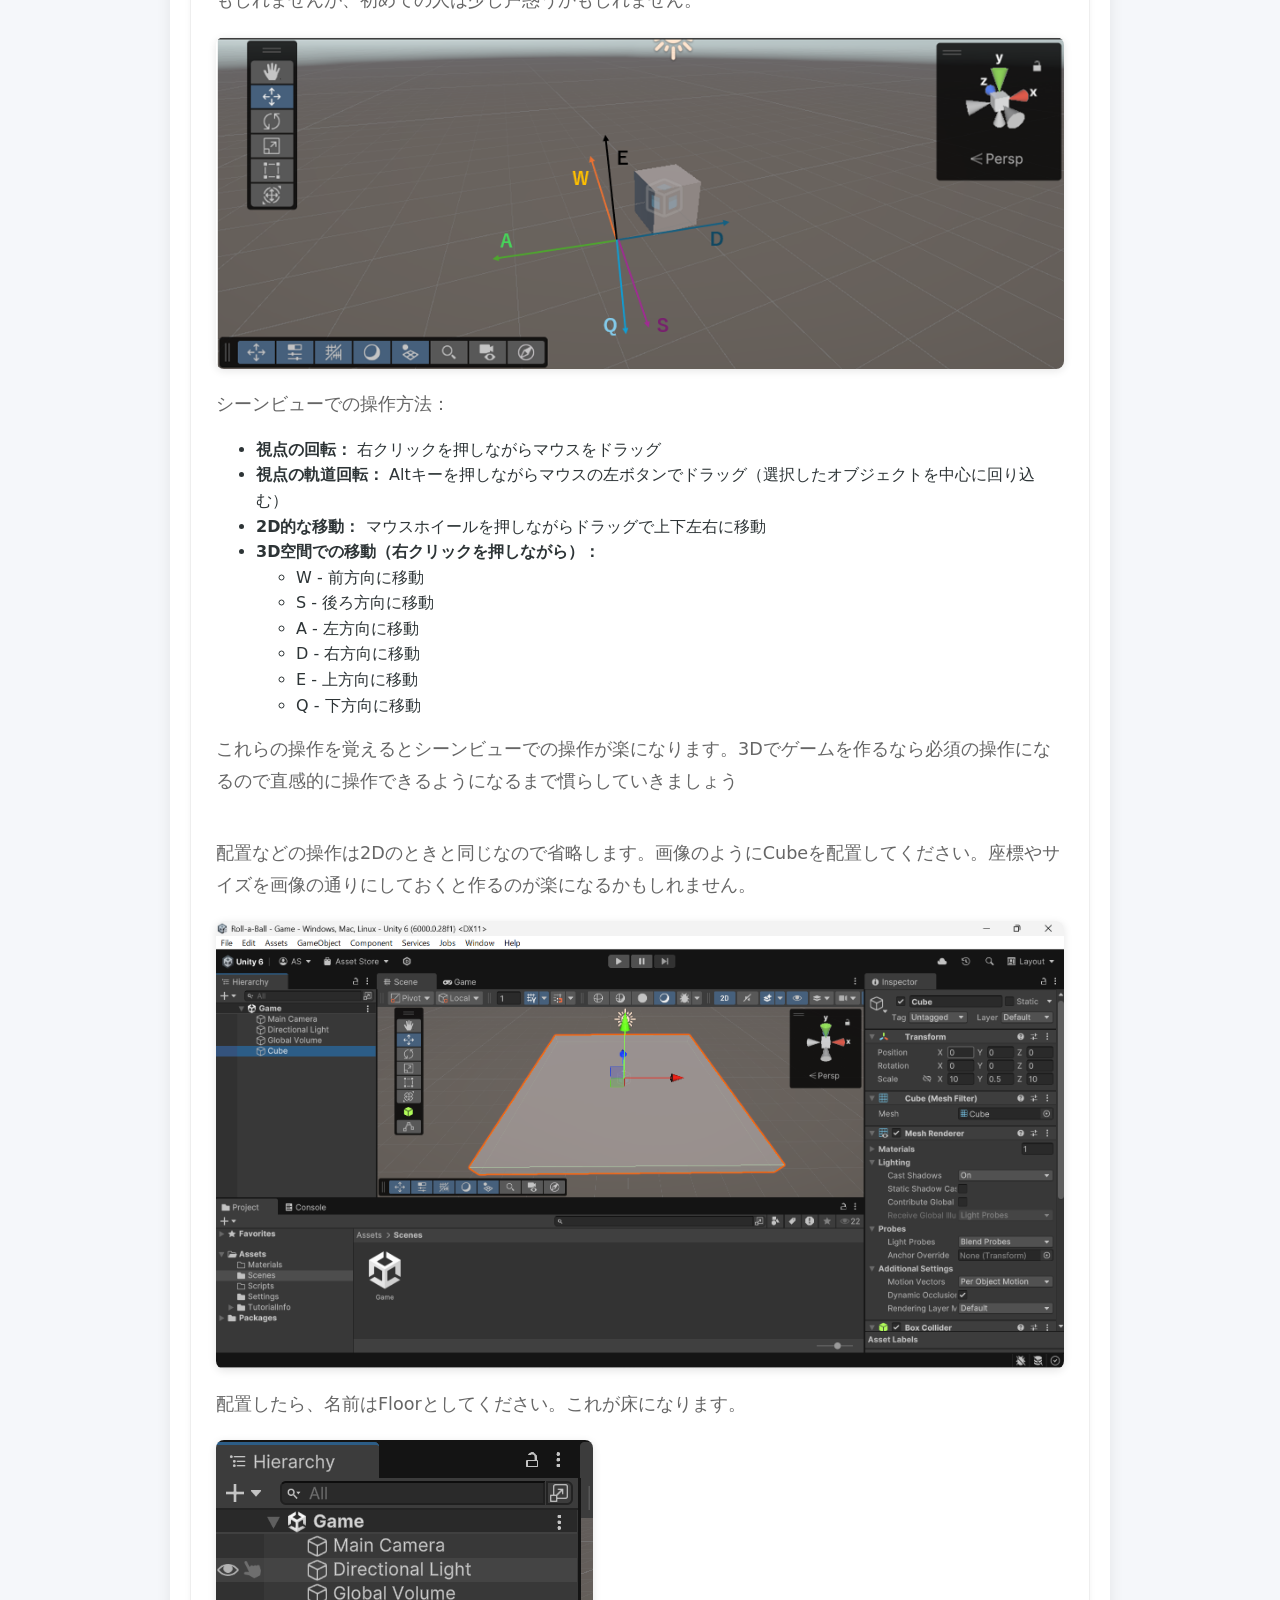
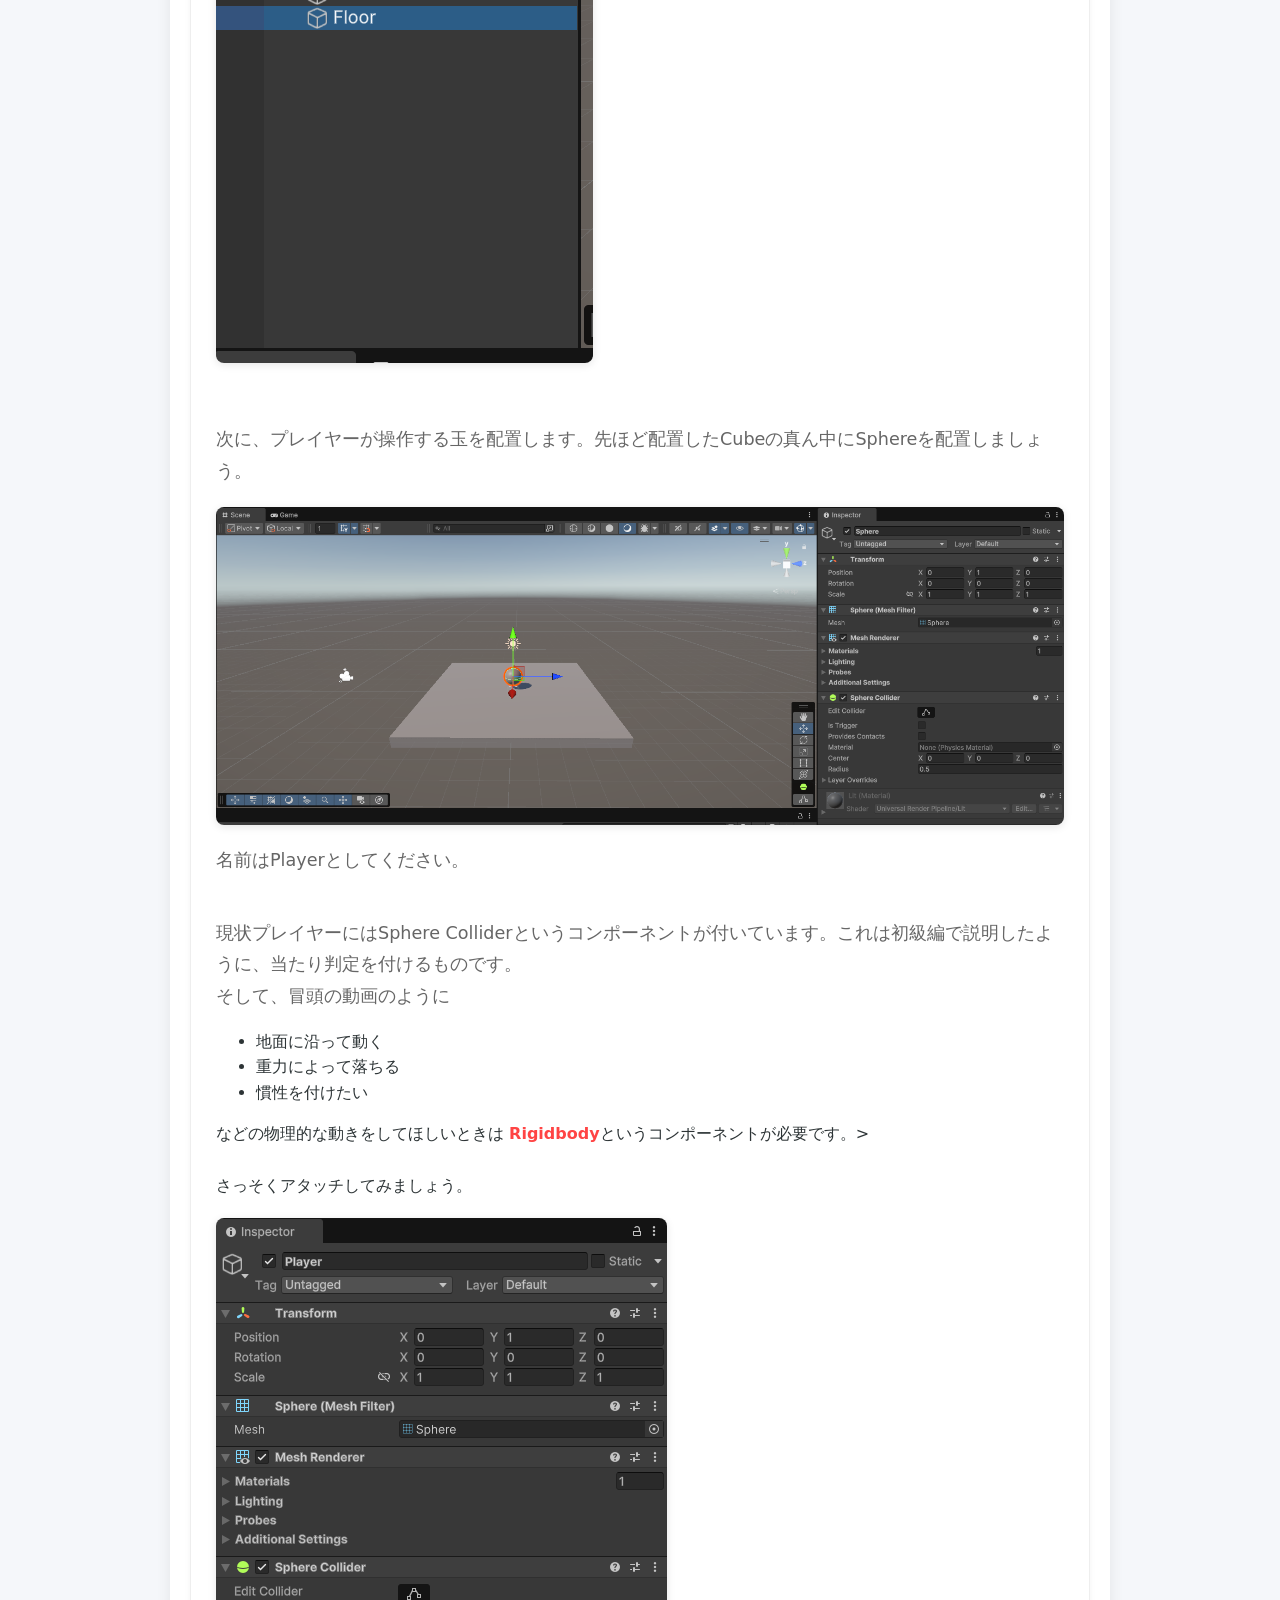
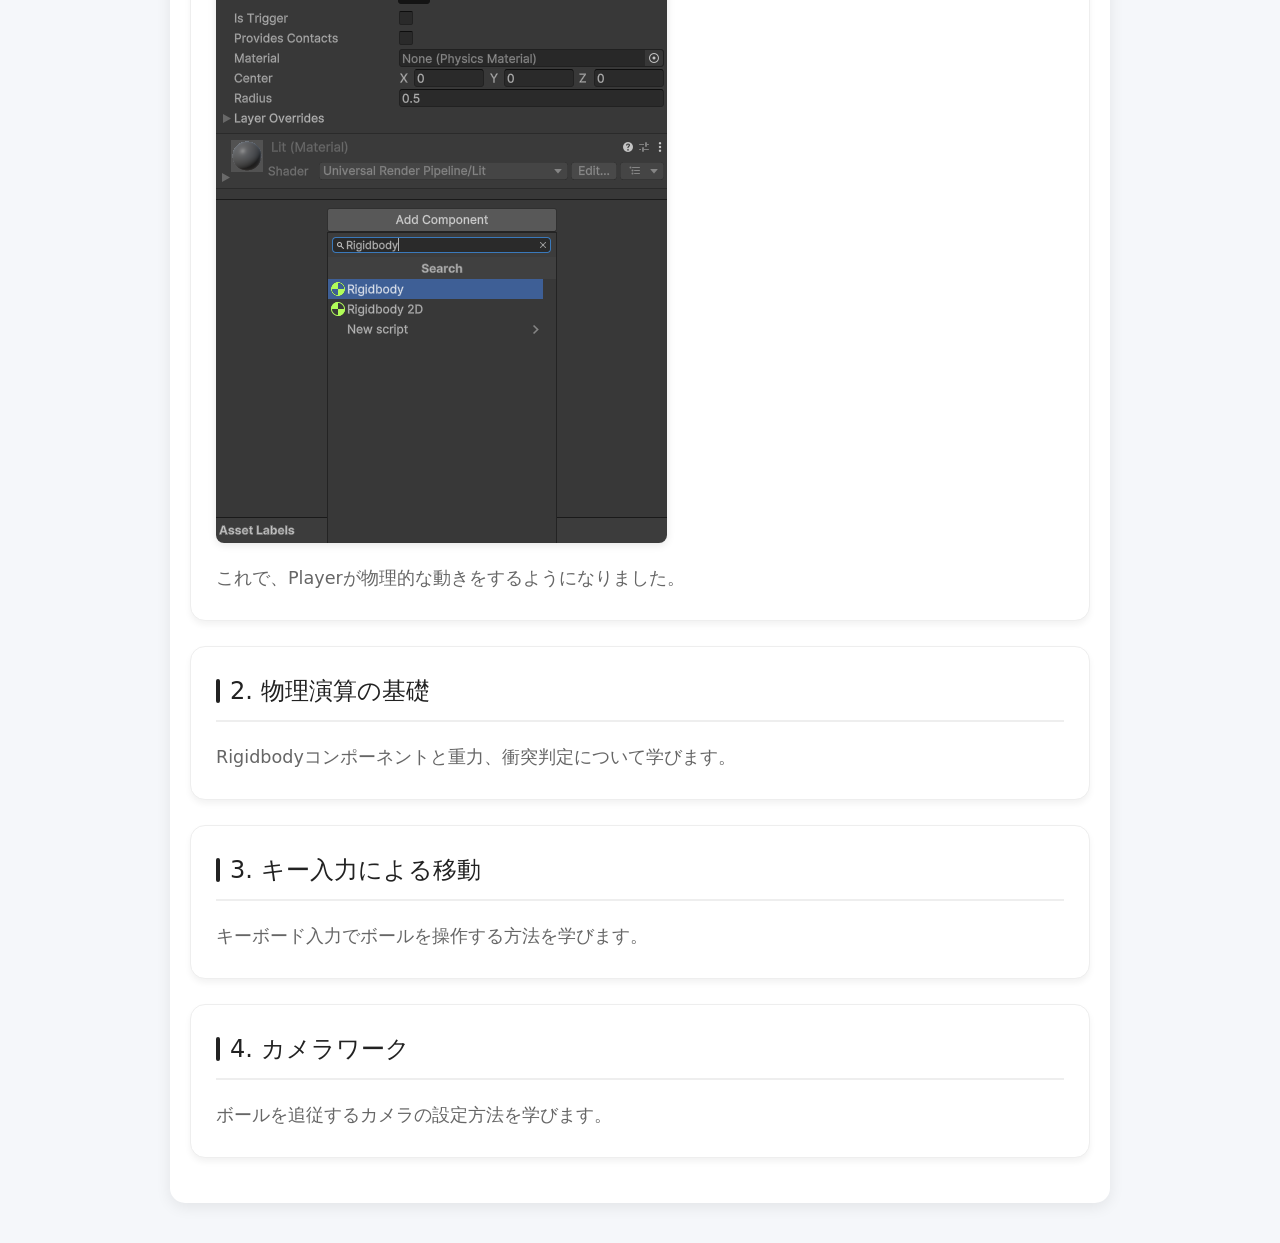
<file: tutorial/intermediate.html>
<!DOCTYPE html>
<html lang="ja">
  <head>
    <meta charset="UTF-8" />
    <meta name="viewport" content="width=device-width, initial-scale=1.0" />
    <title>Unityチュートリアル</title>
    <link
      rel="stylesheet"
      href="https://cdnjs.cloudflare.com/ajax/libs/font-awesome/6.5.1/css/all.min.css"
    />
    <link rel="stylesheet" href="../css/common.css" />
    <link rel="stylesheet" href="../css/tutorial.css" />
  </head>
  <body>
    <a href="../index.html" class="back-btn">戻る</a>
    <div class="tutorial-content">
      <h1>Unity中級チュートリアル - ボール転がし</h1>
      <video controls width="640" height="360">
        <source src="../image/Roll-a-Ball.mp4" type="video/mp4" />
        お使いのブラウザは動画タグに対応していません。
      </video>
      <section>
        <h2>1. 3Dのエディタ操作</h2>
        <br />

        <img src="../image/intermediate49.png" alt="3Dプロジェクトの作成" />
        <p>
          Universal3Dを選択して、名前はRoll-a-Ballとしてください。保存場所はお好みで大丈夫です。
        </p>
        <br />

        <img src="../image/intermediate50.png" alt="フォルダの作成" />
        <p>
          プロジェクトが作れたらAssetsフォルダの下にScriptsフォルダとMaterialsフォルダを作成します。
        </p>
        <br />

        <p>
          さて、初級では出てこなかったシーンビューでの操作がでてきます。普段PCでゲームをする人は簡単かもしれませんが、初めての人は少し戸惑うかもしれません。
        </p>
        <img src="../image/intermediate51.png" alt="シーンビューの操作" />
        <p>シーンビューでの操作方法：</p>
        <ul>
          <li>
            <strong>視点の回転：</strong> 右クリックを押しながらマウスをドラッグ
          </li>
          <li>
            <strong>視点の軌道回転：</strong>
            Altキーを押しながらマウスの左ボタンでドラッグ（選択したオブジェクトを中心に回り込む）
          </li>
          <li>
            <strong>2D的な移動：</strong>
            マウスホイールを押しながらドラッグで上下左右に移動
          </li>
          <li>
            <strong>3D空間での移動（右クリックを押しながら）：</strong>
            <ul>
              <li>W - 前方向に移動</li>
              <li>S - 後ろ方向に移動</li>
              <li>A - 左方向に移動</li>
              <li>D - 右方向に移動</li>
              <li>E - 上方向に移動</li>
              <li>Q - 下方向に移動</li>
            </ul>
          </li>
        </ul>
        <p>
          これらの操作を覚えるとシーンビューでの操作が楽になります。3Dでゲームを作るなら必須の操作になるので直感的に操作できるようになるまで慣らしていきましょう
        </p>
        <br />

        <p>
          配置などの操作は2Dのときと同じなので省略します。画像のようにCubeを配置してください。座標やサイズを画像の通りにしておくと作るのが楽になるかもしれません。
        </p>
        <img src="../image/intermediate52.png" alt="Cubeの配置" />
        <p>配置したら、名前はFloorとしてください。これが床になります。</p>
        <img src="../image/intermediate53.png" alt="名前をFloorに変更" />
        <br />

        <p>
          次に、プレイヤーが操作する玉を配置します。先ほど配置したCubeの真ん中にSphereを配置しましょう。
        </p>
        <img src="../image/intermediate54.png" alt="玉の配置" />
        <p>名前はPlayerとしてください。</p>
        <br />

        <p>
          現状プレイヤーにはSphere Colliderというコンポーネントが付いています。これは初級編で説明したように、当たり判定を付けるものです。<br />
          そして、冒頭の動画のように
          <ul>
            <li>地面に沿って動く</li>
            <li>重力によって落ちる</li>
            <li>慣性を付けたい</li>
          </ul>
          などの物理的な動きをしてほしいときは
          <span id="highlight-red">Rigidbody</span>というコンポーネントが必要です。><br /><br />
          さっそくアタッチしてみましょう。
        </p>
        <img src="../image/intermediate55.png" alt="Rigidbodyのアタッチ" />
        <p>
          これで、Playerが物理的な動きをするようになりました。
        </p>
      </section>

      <section>
        <h2>2. 物理演算の基礎</h2>
        <p>Rigidbodyコンポーネントと重力、衝突判定について学びます。</p>
      </section>
      <section>
        <h2>3. キー入力による移動</h2>
        <p>キーボード入力でボールを操作する方法を学びます。</p>
      </section>
      <section>
        <h2>4. カメラワーク</h2>
        <p>ボールを追従するカメラの設定方法を学びます。</p>
      </section>
    </div>

    <a href="#" class="scroll-to-top">
      <i class="fas fa-arrow-up"></i>
    </a>

    <script src="../js/scroll.js"></script>
  </body>
</html>
</file>
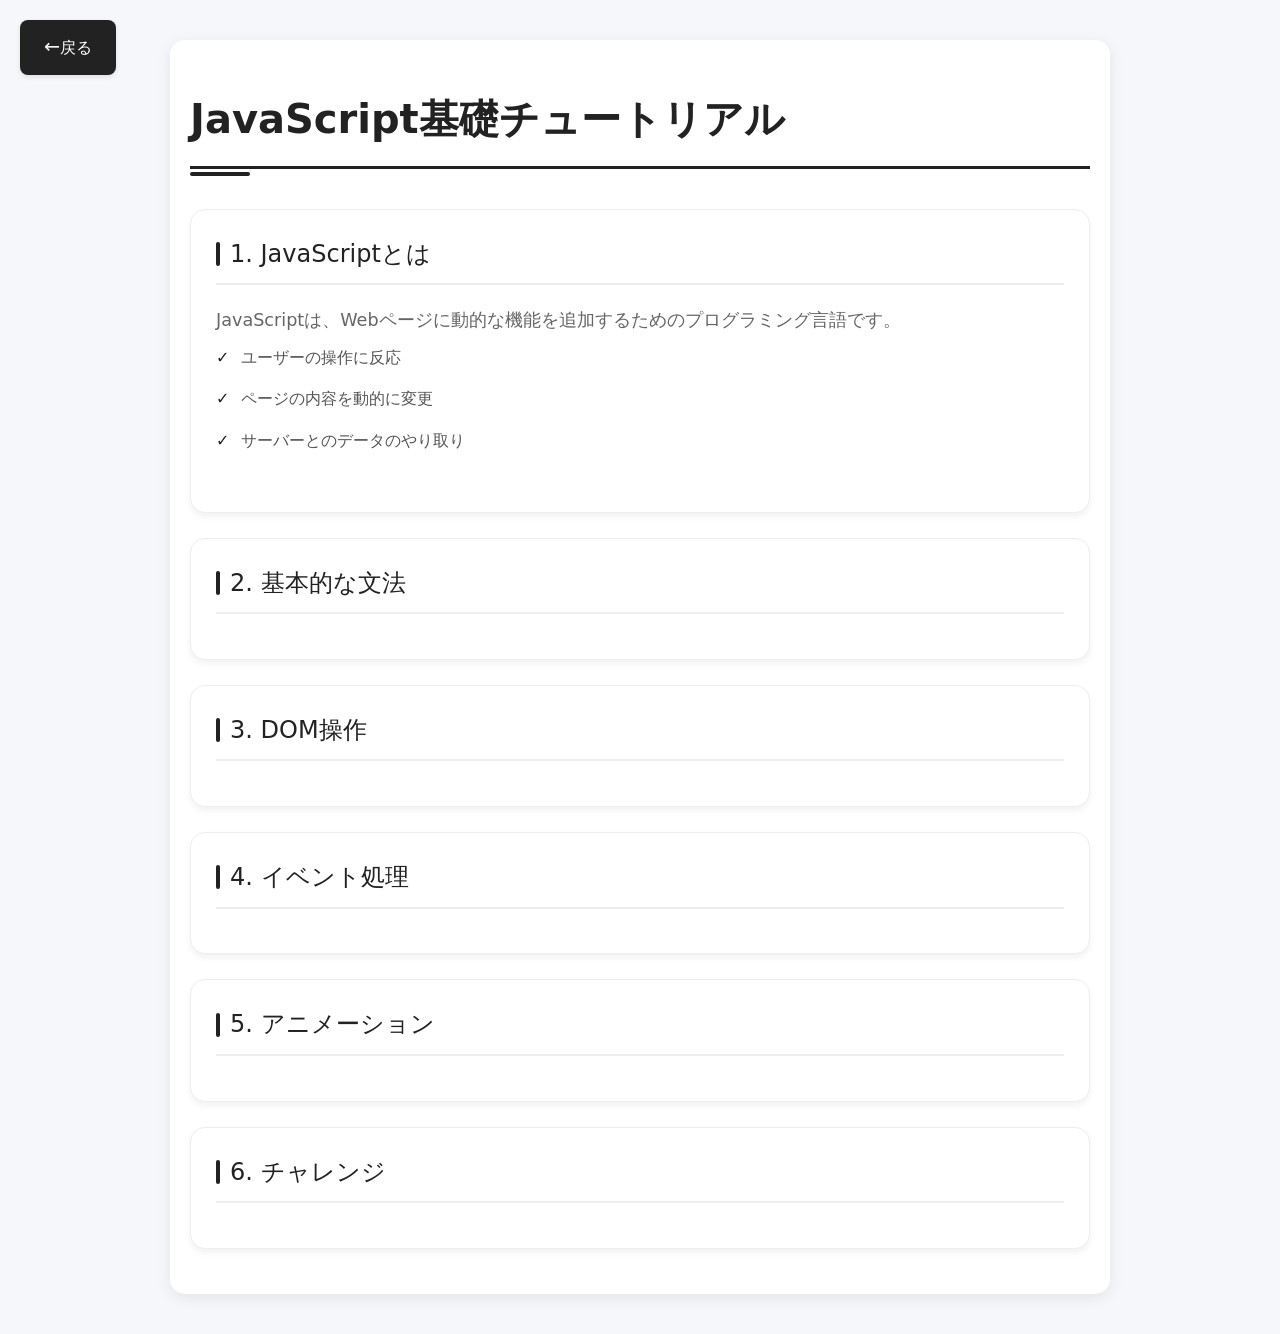
<file: tutorial/javascript.html>
<!DOCTYPE html>
<html lang="ja">
<head>
    <meta charset="UTF-8">
    <meta name="viewport" content="width=device-width, initial-scale=1.0">
    <title>JavaScript基礎チュートリアル</title>
    <!-- Font Awesome を追加 -->
    <link rel="stylesheet" href="https://cdnjs.cloudflare.com/ajax/libs/font-awesome/6.5.1/css/all.min.css">
    <link rel="stylesheet" href="../css/common.css">
    <link rel="stylesheet" href="../css/tutorial.css">
</head>
<body>
    <a href="../index.html" class="back-btn">戻る</a>
    <div class="tutorial-content">
        <h1>JavaScript基礎チュートリアル</h1>
        
        <section>
            <h2>1. JavaScriptとは</h2>
            <p>JavaScriptは、Webページに動的な機能を追加するためのプログラミング言語です。</p>
            <ul class="feature-list">
                <li>ユーザーの操作に反応</li>
                <li>ページの内容を動的に変更</li>
                <li>サーバーとのデータのやり取り</li>
            </ul>
        </section>

        <section>
            <h2>2. 基本的な文法</h2>
        </section>

        <section>
            <h2>3. DOM操作</h2>
        </section>

        <section>
            <h2>4. イベント処理</h2>
        </section>

        <section>
            <h2>5. アニメーション</h2>
        </section>

        <section>
            <h2>6. チャレンジ</h2>
        </section>
    </div>

    <a href="#" class="scroll-to-top">
        <i class="fas fa-arrow-up"></i>
    </a>

    <script src="../js/scroll.js"></script>
</body>
</html>
</file>
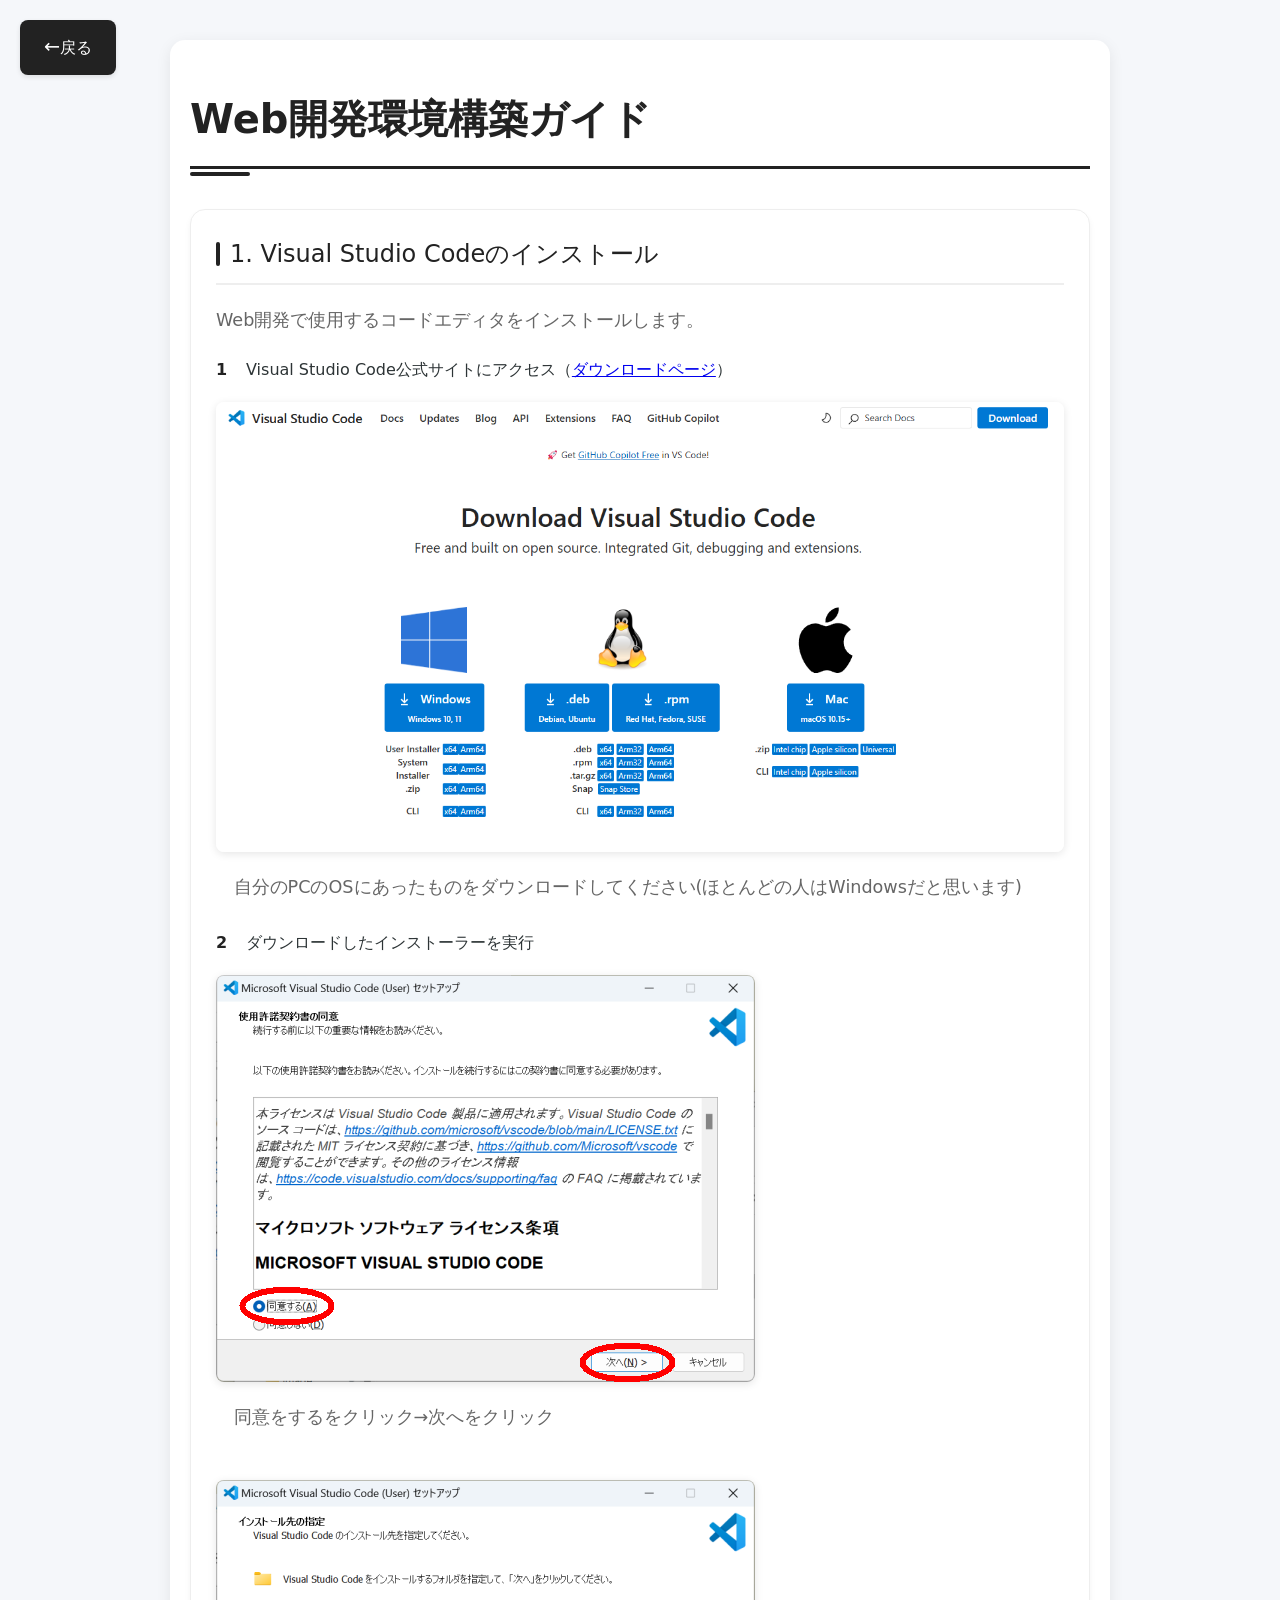
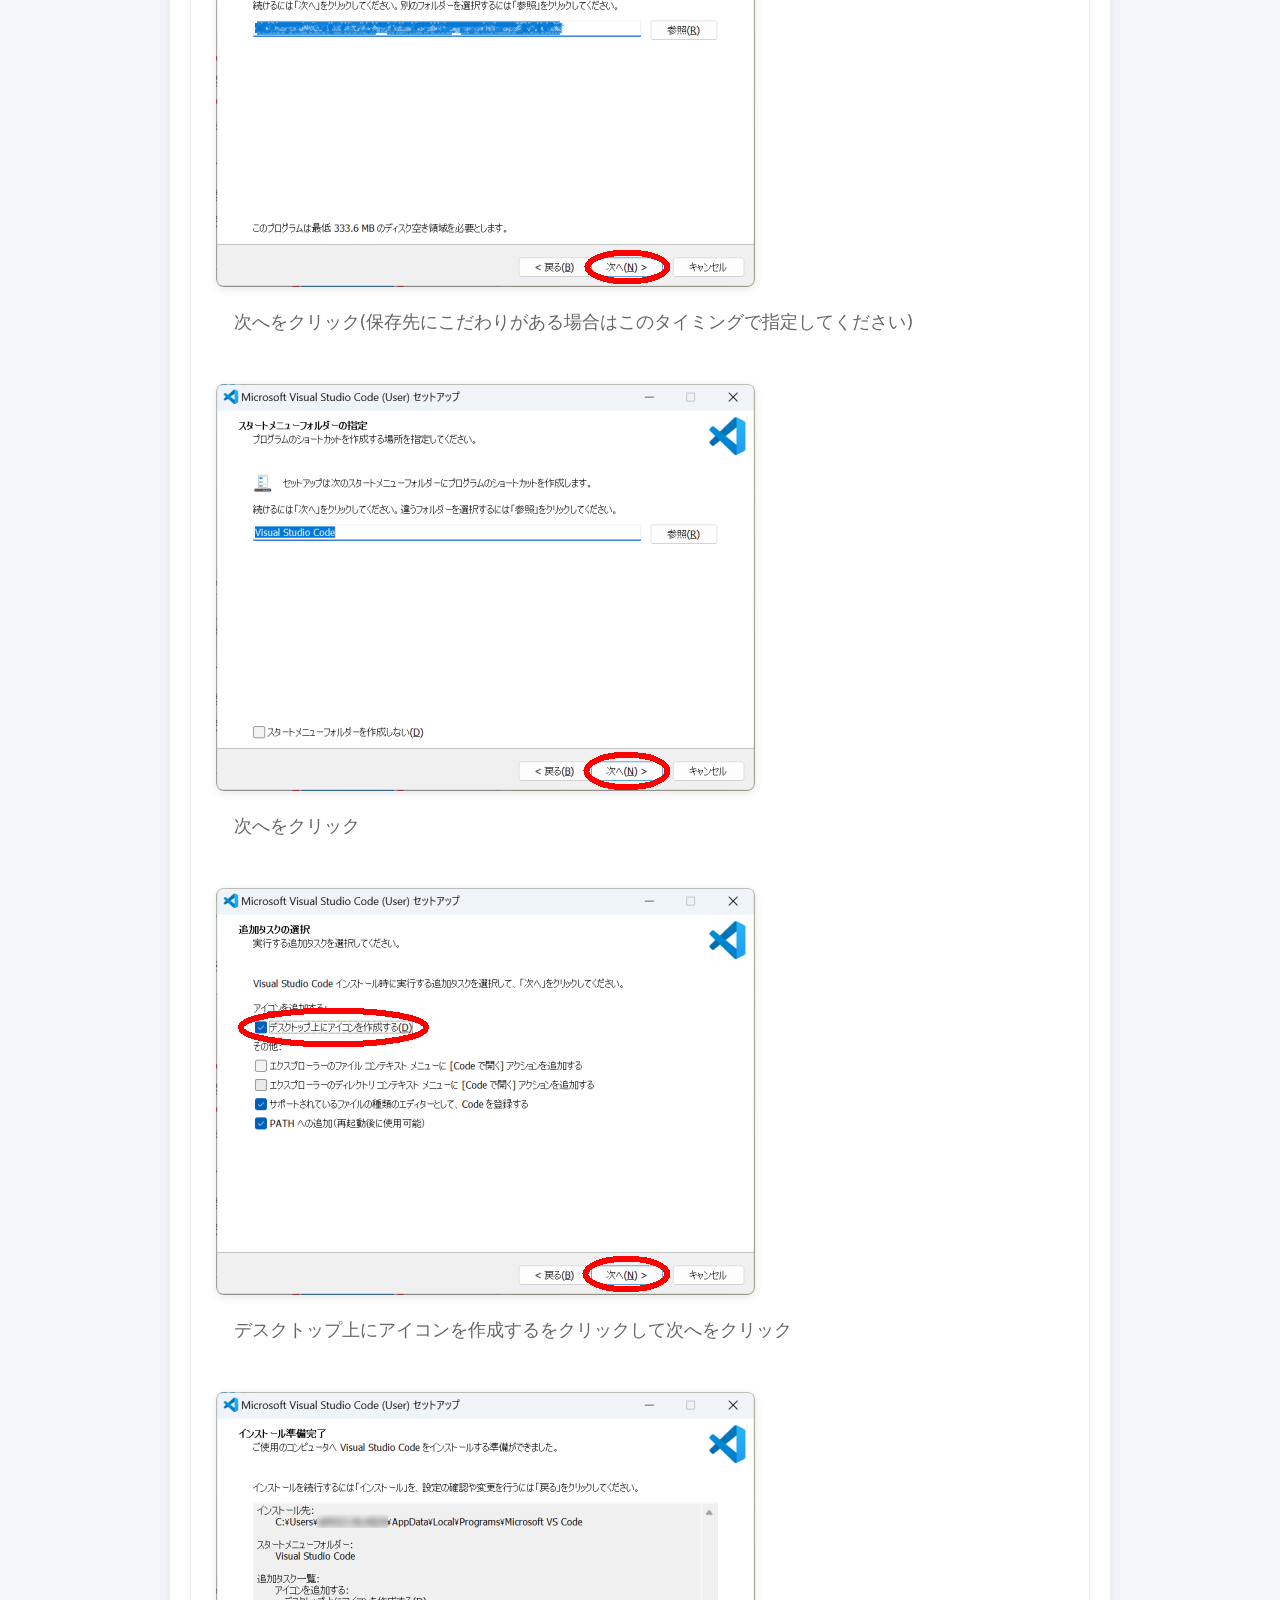
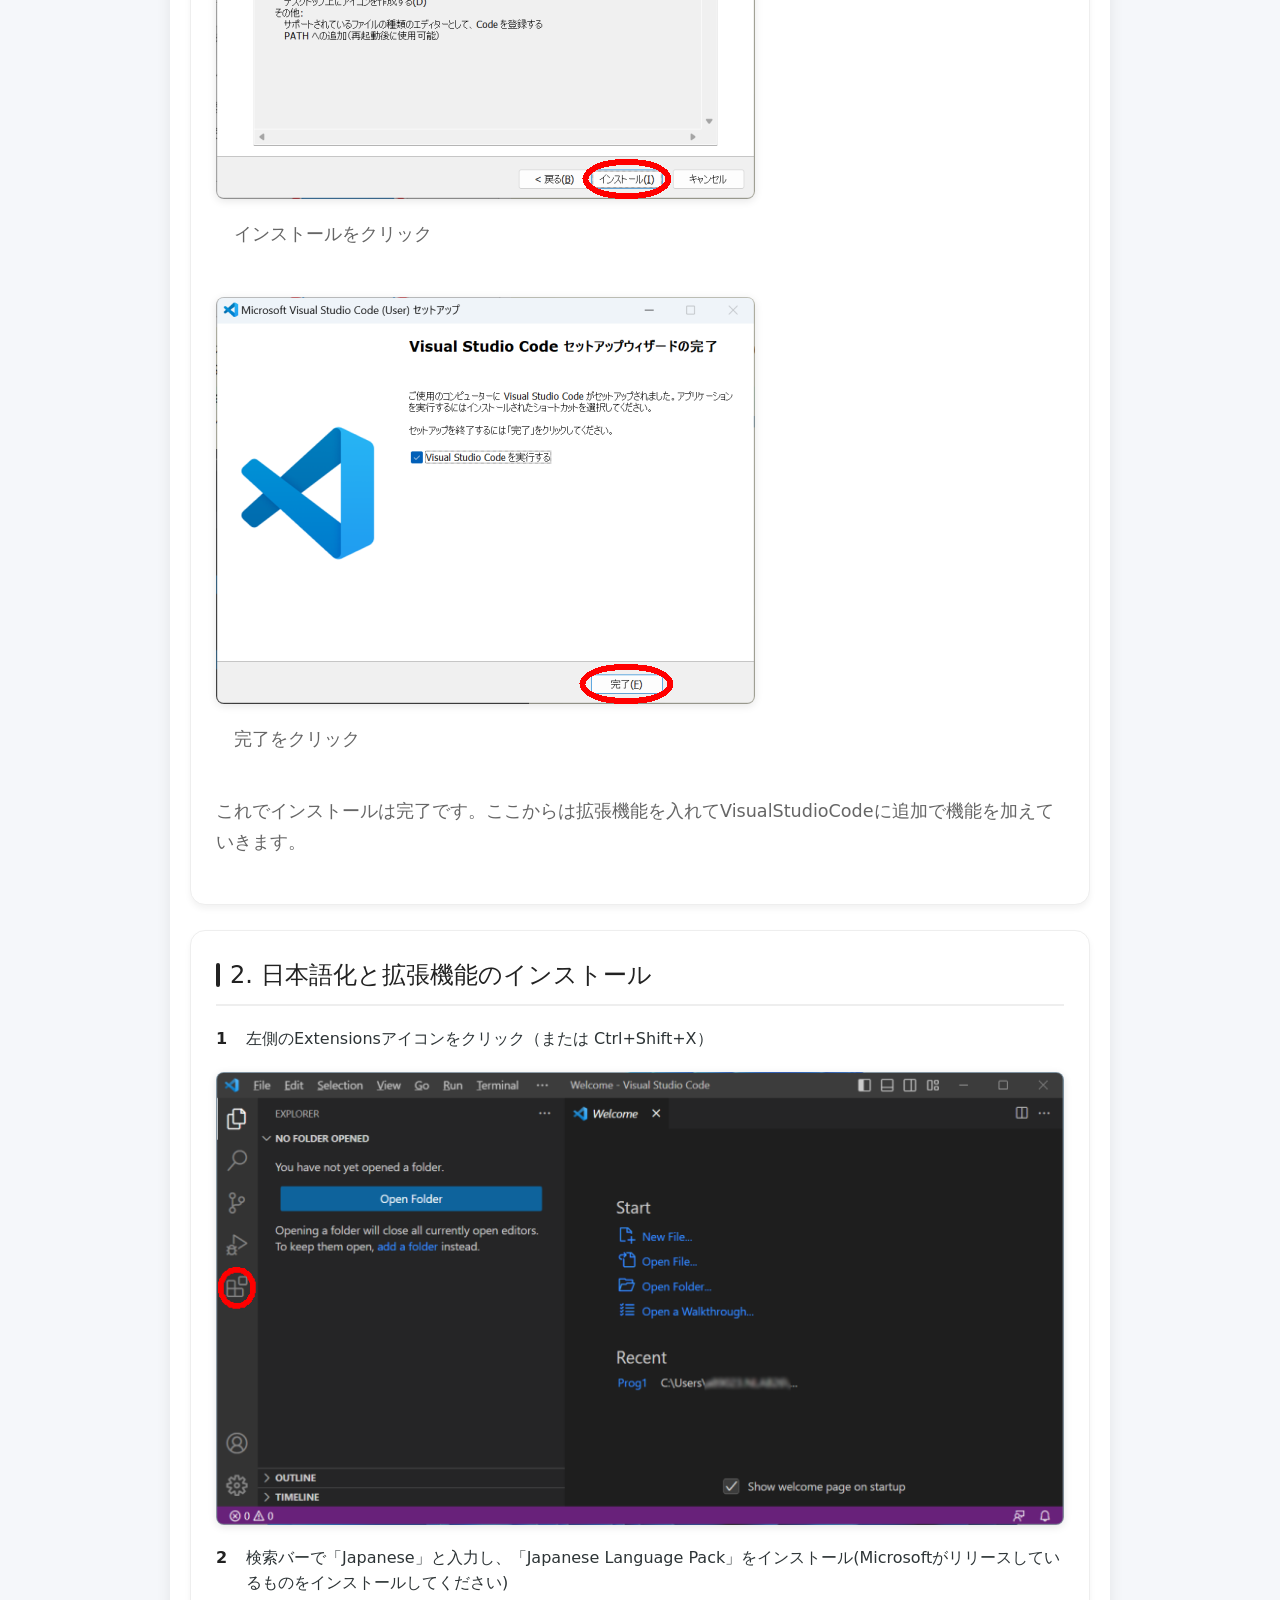
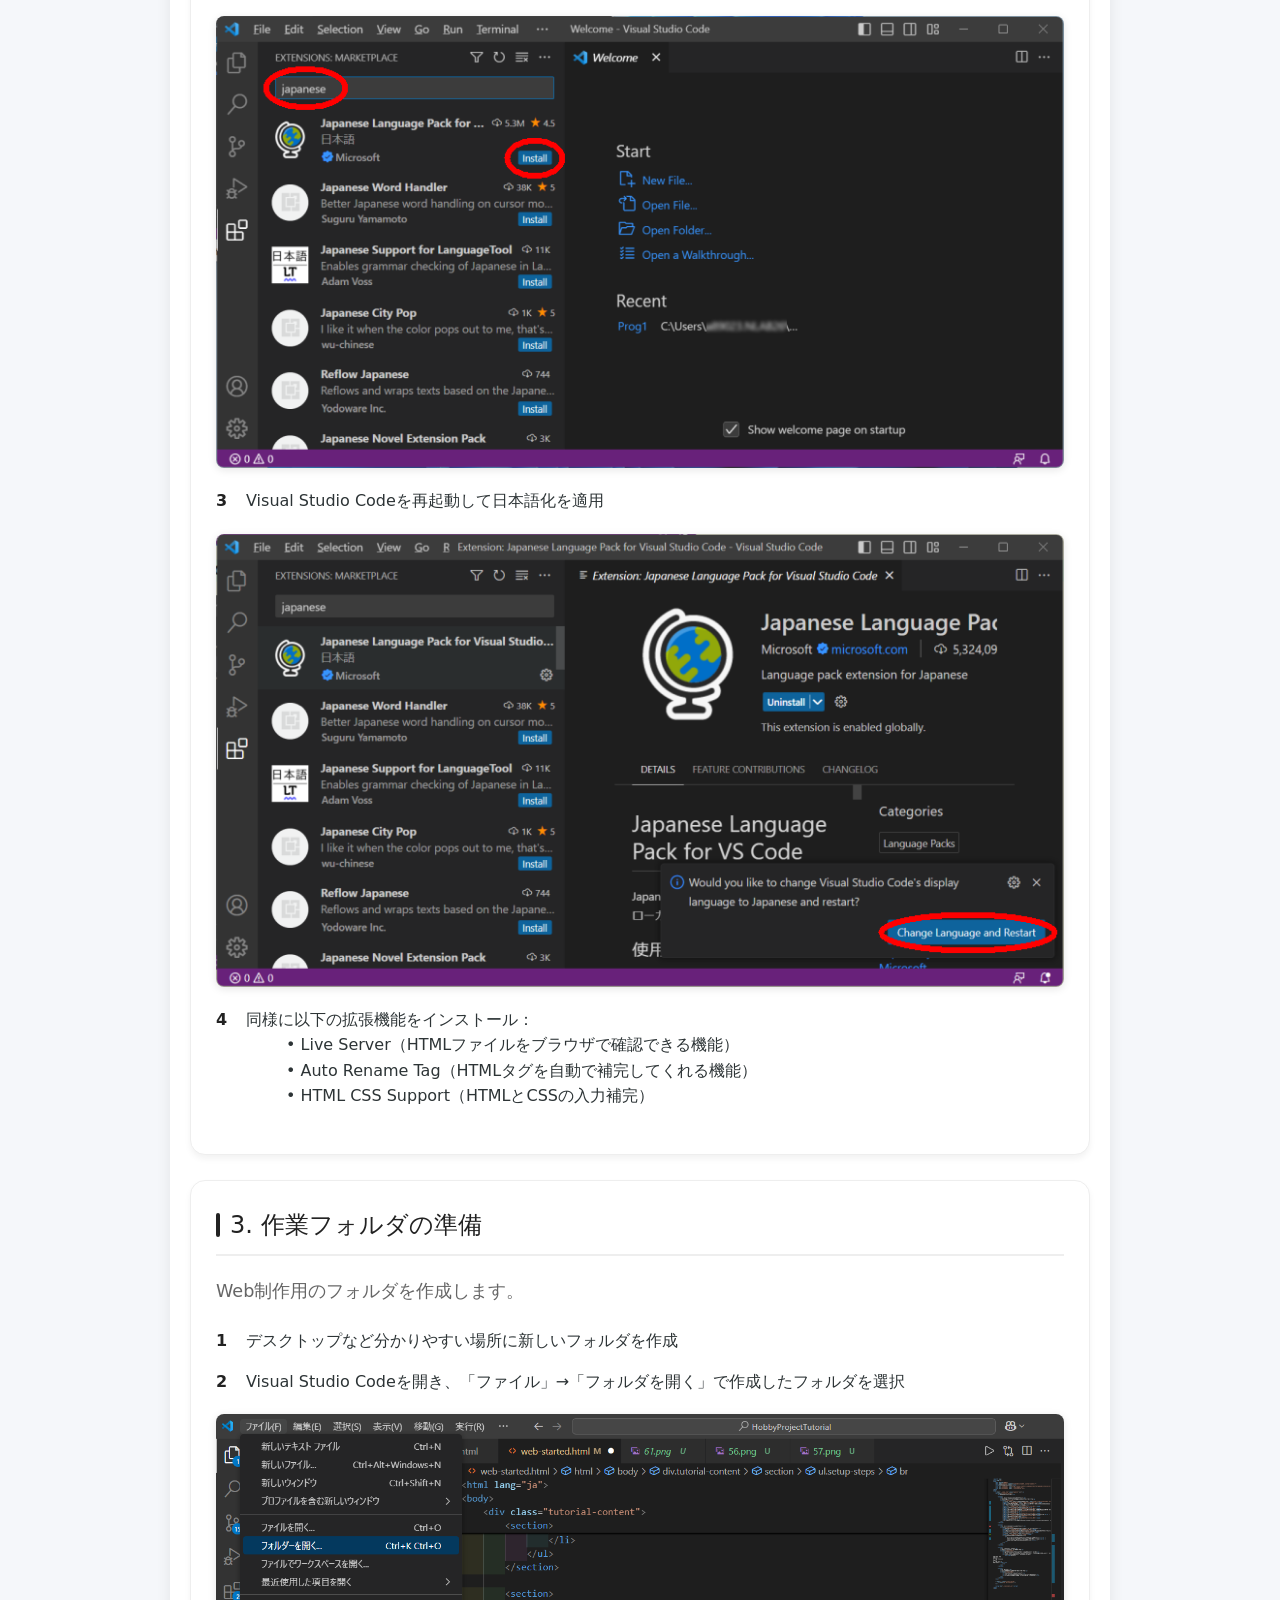
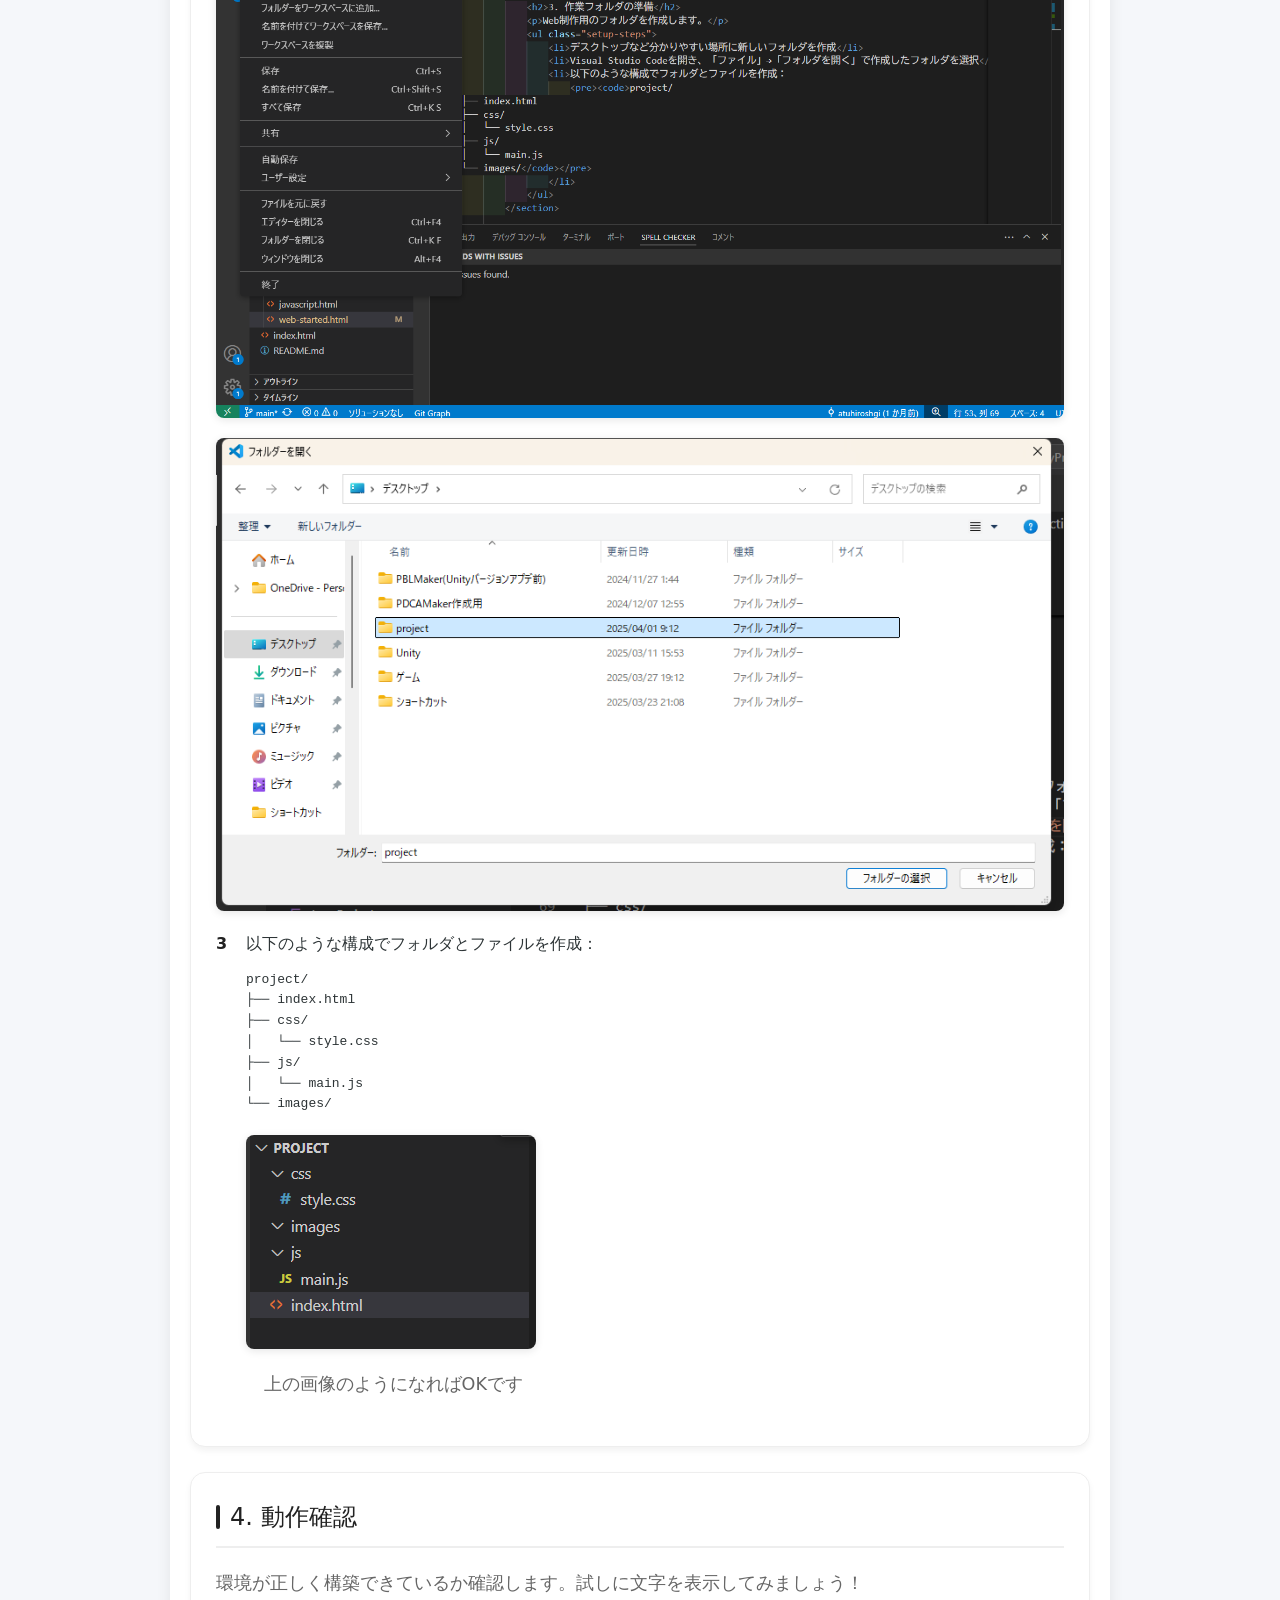
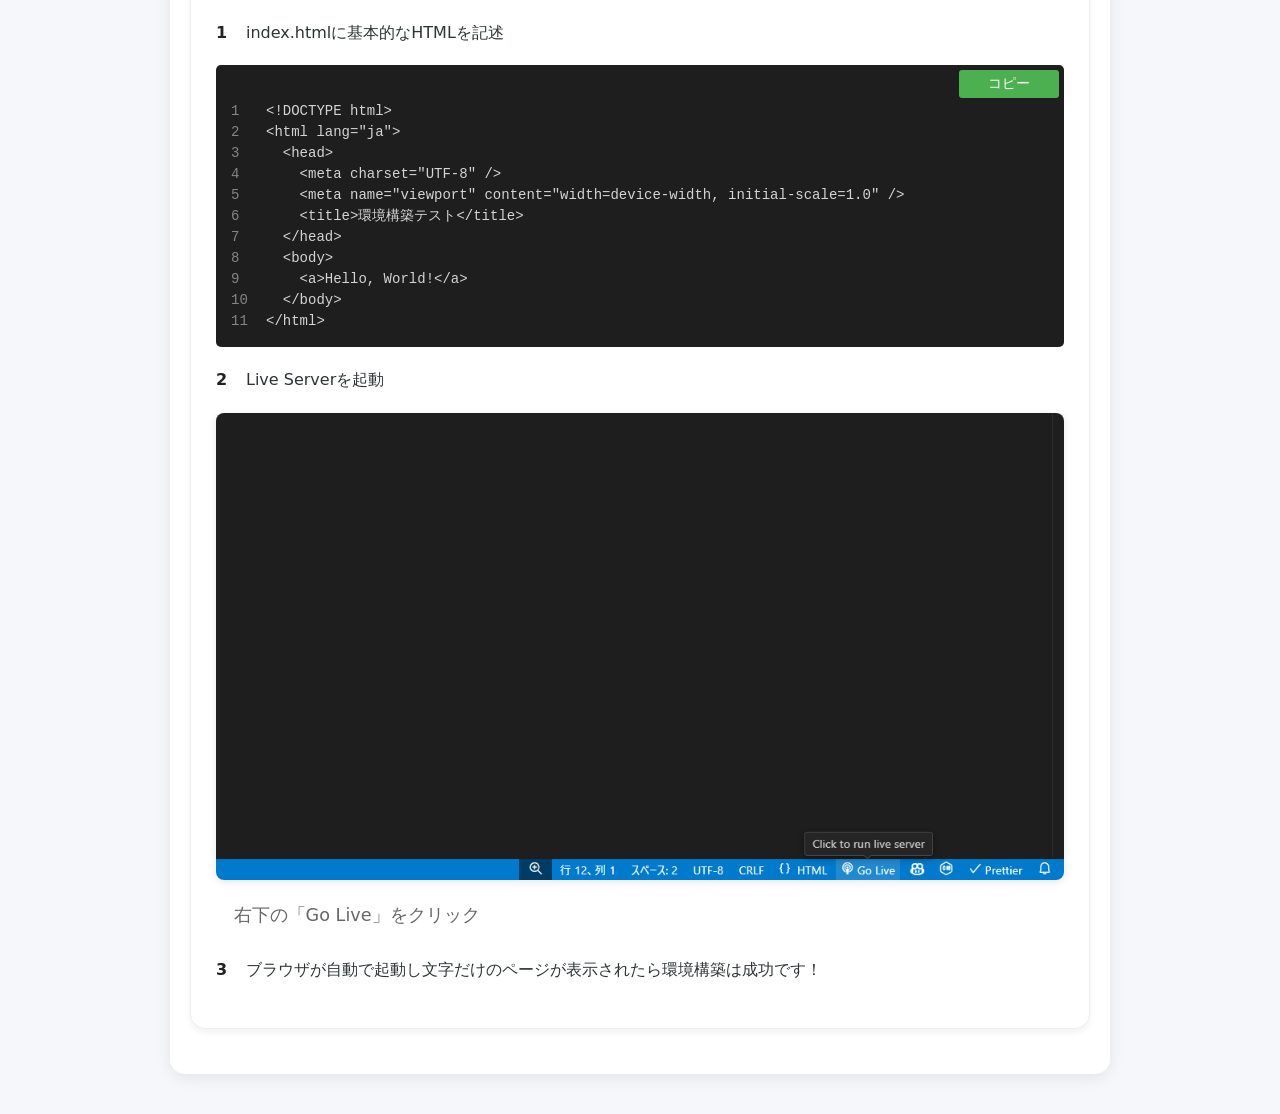
<file: tutorial/web-started.html>
<!DOCTYPE html>
<html lang="ja">
<head>
    <meta charset="UTF-8">
    <meta name="viewport" content="width=device-width, initial-scale=1.0">
    <title>Web開発環境構築ガイド</title>
    <link rel="stylesheet" href="https://cdnjs.cloudflare.com/ajax/libs/font-awesome/6.5.1/css/all.min.css">
    <link rel="stylesheet" href="../css/common.css">
    <link rel="stylesheet" href="../css/tutorial.css">
</head>
<body>
    <a href="../index.html" class="back-btn">戻る</a>
    <div class="tutorial-content">
        <h1>Web開発環境構築ガイド</h1>
        
        <section>
            <h2>1. Visual Studio Codeのインストール</h2>
            <p>Web開発で使用するコードエディタをインストールします。</p>
            <ul class="setup-steps">
                <li>Visual Studio Code公式サイトにアクセス（<a href="https://code.visualstudio.com/download" target="_blank">ダウンロードページ</a>）</li>
                <image src="../image/WebTutorial56.png" alt="ダウンロードページの画像"></image>
                <p>&emsp;自分のPCのOSにあったものをダウンロードしてください(ほとんどの人はWindowsだと思います)</p><br />
                <li>ダウンロードしたインストーラーを実行</li>
                <image src="../image/WebTutorial57.png" alt="インストーラーの画面1"></image>
                <p>&emsp;同意をするをクリック→次へをクリック</p><br />
                <image src="../image/WebTutorial58.png" alt="インストーラーの画面2"></image>
                <p>&emsp;次へをクリック(保存先にこだわりがある場合はこのタイミングで指定してください)</p><br />
                <image src="../image/WebTutorial59.png" alt="インストーラーの画面3"></image>
                <p>&emsp;次へをクリック</p><br />
                <image src="../image/WebTutorial60.png" alt="インストーラーの画面4"></image>
                <p>&emsp;デスクトップ上にアイコンを作成するをクリックして次へをクリック</p><br />
                <image src="../image/WebTutorial61.png" alt="インストーラーの画面5"></image>
                <p>&emsp;インストールをクリック</p><br />
                <image src="../image/WebTutorial62.png" alt="インストーラーの画面6"></image>
                <p>&emsp;完了をクリック</p><br />
                <p>これでインストールは完了です。ここからは拡張機能を入れてVisualStudioCodeに追加で機能を加えていきます。</p>
            </ul>
        </section>

        <section>
            <h2>2. 日本語化と拡張機能のインストール</h2>
            <ul class="setup-steps">
                <li>左側のExtensionsアイコンをクリック（または Ctrl+Shift+X）</li>
                <image src="../image/WebTutorial63.png" alt="拡張機能の位置"></image>
                <li>検索バーで「Japanese」と入力し、「Japanese Language Pack」をインストール(Microsoftがリリースしているものをインストールしてください)</li>
                <image src="../image/WebTutorial64.png" alt="日本語化の拡張機能"></image>
                <li>Visual Studio Codeを再起動して日本語化を適用</li>
                <image src="../image/WebTutorial65.png" alt="再起動"></image>
                <li>同様に以下の拡張機能をインストール：
                    <ul>
                        • Live Server（HTMLファイルをブラウザで確認できる機能）</li><br />
                        • Auto Rename Tag（HTMLタグを自動で補完してくれる機能）</li><br />
                        • HTML CSS Support（HTMLとCSSの入力補完）</li><br />
                    </ul>
                </li>
            </ul>
        </section>

        <section>
            <h2>3. 作業フォルダの準備</h2>
            <p>Web制作用のフォルダを作成します。</p>
            <ul class="setup-steps">
                <li>デスクトップなど分かりやすい場所に新しいフォルダを作成</li>
                <li>Visual Studio Codeを開き、「ファイル」→「フォルダを開く」で作成したフォルダを選択</li>
                <image src="../image/WebTutorial66.png" alt="フォルダを開くの位置"></image>
                <image src="../image/WebTutorial67.png" alt="フォルダを選択"></image>
                <li>以下のような構成でフォルダとファイルを作成：
                    <pre><code>project/
├── index.html
├── css/
│   └── style.css
├── js/
│   └── main.js
└── images/</code></pre>
                <image src="../image/WebTutorial68.png" alt="フォルダ構成"></image>
                <p>&emsp;上の画像のようになればOKです</p>
                </li>
            </ul>
        </section>

        <section>
            <h2>4. 動作確認</h2>
            <p>環境が正しく構築できているか確認します。試しに文字を表示してみましょう！</p>
            <ul class="setup-steps">
                <li>index.htmlに基本的なHTMLを記述</li>
<div class="code-block">
    <button class="copy-btn" onclick="copyCode(this)">コピー</button>
    <pre><code data-code="&lt;!DOCTYPE html&gt;
&lt;html lang='ja'&gt;
  &lt;head&gt;
    &lt;meta charset='UTF-8' /&gt;
    &lt;meta name='viewport' content='width=device-width, initial-scale=1.0' /&gt;
    &lt;title&gt;環境構築テスト&lt;/title&gt;
  &lt;/head&gt;
  &lt;body&gt;
    &lt;a&gt;Hello, World!&lt;/a&gt;
  &lt;/body&gt;
&lt;/html&gt;">
<span class="line-numbers">1</span>&lt;!DOCTYPE html&gt;
<span class="line-numbers">2</span>&lt;html lang="ja"&gt;
<span class="line-numbers">3</span>  &lt;head&gt;
<span class="line-numbers">4</span>    &lt;meta charset="UTF-8" /&gt;
<span class="line-numbers">5</span>    &lt;meta name="viewport" content="width=device-width, initial-scale=1.0" /&gt;
<span class="line-numbers">6</span>    &lt;title&gt;環境構築テスト&lt;/title&gt;
<span class="line-numbers">7</span>  &lt;/head&gt;
<span class="line-numbers">8</span>  &lt;body&gt;
<span class="line-numbers">9</span>    &lt;a&gt;Hello, World!&lt;/a&gt;
<span class="line-numbers">10</span>  &lt;/body&gt;
<span class="line-numbers">11</span>&lt;/html&gt;
</code></pre>
</div>
                <li>Live Serverを起動</li>
                <image src="../image/WebTutorial69.png" alt="Live Serverの起動"></image>
                <p>&emsp;右下の「Go Live」をクリック</p><br />
                <li>ブラウザが自動で起動し文字だけのページが表示されたら環境構築は成功です！</li>
            </ul>
        </section>
    </div>

    <a href="#" class="scroll-to-top">
        <i class="fas fa-arrow-up"></i>
    </a>

    <script src="../js/scroll.js"></script>
    <script src="../js/codeBlock.js"></script>
</body>
</html>
</file>
<file: css/common.css>
body {
  font-family: "Segoe UI", Arial, sans-serif;
  margin: 0;
  padding: 0;
  background-color: #f5f5f5;
  color: #222222;
}

body .back-btn {
  display: inline-block;
  padding: 12px 24px;
  background-color: #222222;
  color: #ffffff;
  text-decoration: none;
  border-radius: 8px;
  margin-bottom: 20px;
  transition: all 0.3s ease;
  box-shadow: 0 2px 5px rgba(0, 0, 0, 0.1);
  font-weight: 500;
}

body .back-btn:hover {
  background-color: #444444;
  transform: translateY(-2px);
  box-shadow: 0 4px 8px rgba(0, 0, 0, 0.2);
}

.tutorial-content {
  max-width: 800px;
  margin: 0 auto;
  background-color: #ffffff;
  padding: 40px;
  border-radius: 15px;
  box-shadow: 0 4px 15px rgba(0, 0, 0, 0.08);
}

h1 {
  color: #222222;
  margin-bottom: 30px;
  font-size: 2.5em;
  font-weight: 600;
  position: relative;
}

h1::after {
  content: "";
  position: absolute;
  bottom: -10px;
  left: 0;
  width: 60px;
  height: 4px;
  background-color: #222222;
  border-radius: 2px;
}

h2 {
  color: #333333;
  margin-top: 30px;
  font-size: 1.8em;
  font-weight: 500;
  border-bottom: 2px solid #eeeeee;
  padding-bottom: 10px;
}

p {
  line-height: 1.8;
  color: #444444;
}

section {
  margin-bottom: 40px;
  padding: 20px;
  background-color: #ffffff;
  border-radius: 10px;
  border: 1px solid #eeeeee;
}

.scroll-to-top {
  position: fixed;
  bottom: 20px;
  right: 20px;
  background-color: #222;
  color: white;
  width: 40px;
  height: 40px;
  border-radius: 50%;
  display: flex;
  justify-content: center;
  align-items: center;
  text-decoration: none;
  opacity: 0;
  visibility: hidden;
  transition: all 0.3s ease;
  box-shadow: 0 2px 5px rgba(0, 0, 0, 0.2);
  z-index: 1000;
}

.scroll-to-top.visible {
  opacity: 1;
  visibility: visible;
}

.scroll-to-top:hover {
  background-color: #444;
  transform: translateY(-3px);
  box-shadow: 0 4px 8px rgba(0, 0, 0, 0.3);
}

/* ヘッダーのスタイル */
.main-header {
  width: 100%;
  background-color: #333;
  margin: 0;
  padding: 1rem 0;
}

.header-content {
  width: 100%;
  max-width: 1200px;
  margin: 0 auto;
  padding: 0 1rem;
}

.logo {
  display: flex;
  align-items: center;
  gap: 10px;
  margin-left: -300px;
}

/* ハンバーガーメニューボタン */
.menu-toggle {
  display: none;
  background: #222;
  border: none;
  font-size: 24px;
  cursor: pointer;
  padding: 8px 12px;
  border-radius: 4px;
  color: white;
  transition: background-color 0.3s;
}

.menu-toggle:hover {
  background: #444;
}

/* ナビゲーションのスタイル */
.main-nav {
  display: block;
  margin-right: -300px;
}

.main-nav ul {
  list-style: none;
  display: flex;
  gap: 20px;
  margin: 0;
  padding: 0;
}

.main-nav a {
  color: #333;
  text-decoration: none;
  padding: 5px 10px;
  transition: color 0.3s;
}

.main-nav a:hover {
  color: #666;
}

.main-nav a.active {
  font-weight: bold;
}

/* レスポンシブ対応 */
@media screen and (max-width: 768px) {
  .menu-toggle {
    display: block;
    z-index: 1000;
  }

  .main-nav {
    display: none;
    position: absolute;
    top: 100%;
    left: 0;
    width: 100%;
    background: #222;
    padding: 10px 0;
    box-shadow: 0 2px 5px rgba(0, 0, 0, 0.2);
  }

  .main-nav.active {
    display: block;
  }

  .main-nav ul {
    flex-direction: column;
    align-items: center;
    gap: 15px;
    padding: 10px 0;
  }

  .main-nav li {
    width: 100%;
    text-align: center;
  }

  .main-nav a {
    display: block;
    padding: 10px 20px;
    color: white;
  }

  .main-nav a:hover {
    background-color: #444;
  }
}

/* さらに小さい画面サイズでも表示を維持 */
@media screen and (max-width: 480px) {
  .main-nav ul {
    gap: 5px;
  }

  .main-nav a {
    font-size: 12px;
    padding: 2px 5px;
  }
}
</file>
<file: css/tutorial.css>
/* チュートリアルページ専用のスタイル */
body {
    background-color: #f5f7fa;
    color: #2d3436;
    line-height: 1.6;
    font-family: 'Segoe UI', system-ui, sans-serif;
    padding: 0;
    margin: 0;
}

.tutorial-content {
    max-width: 900px;
    margin: 40px auto;
    padding: 20px;
}

.back-btn {
    position: fixed;
    top: 20px;
    left: 20px;
    background-color: #222;
    color: white;
    padding: 12px 24px;
    text-decoration: none;
    border-radius: 30px;
    display: flex;
    align-items: center;
    gap: 8px;
    font-weight: 500;
    transition: all 0.3s ease;
    box-shadow: 0 2px 5px rgba(0,0,0,0.1);
}

.back-btn:before {
    content: "←";
    font-size: 1.2em;
}

.back-btn:hover {
    background-color: #444;
    transform: translateX(-5px);
}

h1 {
    font-size: 2.5em;
    color: #222;
    margin-bottom: 40px;
    padding-bottom: 15px;
    border-bottom: 3px solid #222;
}

section {
    background: white;
    border-radius: 15px;
    padding: 25px;
    margin-bottom: 25px;
    box-shadow: 0 4px 6px rgba(0,0,0,0.05);
    transition: transform 0.3s ease, box-shadow 0.3s ease;
}

section:hover {
    transform: translateY(-5px);
    box-shadow: 0 6px 12px rgba(0,0,0,0.1);
}

h2 {
    color: #222;
    font-size: 1.5em;
    margin-top: 0;
    display: flex;
    align-items: center;
    gap: 10px;
}

h2:before {
    content: "";
    width: 4px;
    height: 24px;
    background-color: #222;
    border-radius: 2px;
}

p {
    color: #666;
    margin: 15px 0 0;
    font-size: 1.1em;
}

/* 環境構築ガイド用のスタイル */
.setup-steps {
    counter-reset: step;
    list-style-type: none;
    padding-left: 0;
    margin: 20px 0;
}

.setup-steps li {
    counter-increment: step;
    margin-bottom: 15px;
    padding-left: 30px;
    position: relative;
}

.setup-steps li::before {
    content: counter(step);
    position: absolute;
    left: 0;
    color: #222;
    font-weight: bold;
}

/* 画像のレスポンシブ対応 */
img {
    max-width: 100%;
    height: auto;
    border-radius: 8px;
    box-shadow: 0 2px 8px rgba(0,0,0,0.1);
    margin: 20px 0;
    display: block;
}

/* 大きな画像用のスタイル */
.full-width-img {
    width: 100%;
    margin: 30px 0;
}

/* レスポンシブデザイン */
@media (max-width: 768px) {
    .tutorial-content {
        margin: 20px auto;
        padding: 15px;
    }

    h1 {
        font-size: 2em;
        margin-bottom: 30px;
    }

    section {
        padding: 20px;
    }

    .back-btn {
        position: static;
        margin: 20px;
        display: inline-flex;
    }

    img {
        margin: 15px 0;
    }
    
    .full-width-img {
        margin: 20px 0;
    }
}

.tool-description {
    background-color: #f0f0f0;
    padding: 10px;
    border-radius: 5px;
    margin: 5px 0;
}

.window-description {
    background-color: #f0f0f0;  /* tool-descriptionと同じ色に変更 */
    padding: 10px;
    border-html {
        scroll-behavior: smooth;  /* スムーズスクロールを有効化 */
    }

    .table-of-contents {
        list-style: none;
        padding: 0;
        margin: 20px 0;
    }

    .table-of-contents li {
        margin: 10px 0;
    }

    .table-of-contents a {
        text-decoration: none;
        color: #333;
        padding: 8px 15px;
        display: block;
        background-color: #f0f0f0;
        border-radius: 5px;
        transition: background-color 0.3s;
    }

    .table-of-contents a:hover {
        background-color: #e0e0e0;
    }
}

.window-description {
    background-color: #f0f0f0;  /* tool-descriptionと同じ色に変更 */
    padding: 10px;
    border-radius: 5px;
    margin: 5px 0;
}

/* スムーズスクロールとナビゲーション用のスタイル */
html {
    scroll-behavior: smooth;
}

.table-of-contents {
    list-style: none;
    padding: 0;
    margin: 20px 0;
}

.table-of-contents li {
    margin: 10px 0;
}

.table-of-contents a {
    text-decoration: none;
    color: #333;
    padding: 8px 15px;
    display: block;
    background-color: #f0f0f0;
    border-radius: 5px;
    transition: background-color 0.3s;
}

.table-of-contents a:hover {
    background-color: #e0e0e0;
}

.code-block {
    position: relative;
    background: #1e1e1e;
    padding: 15px 15px 15px 50px;  /* 左のパディングを増やして行番号用のスペースを確保 */
    border-radius: 5px;
    margin: 20px 0;
}

.code-block pre {
    margin: 0;
    padding: 0;
    background: transparent;
    position: relative;
}

.code-block code {
    font-family: 'Consolas', 'Monaco', 'Courier New', monospace;
    color: #d4d4d4;
    font-size: 14px;
    line-height: 1.5;
    display: block;
    white-space: pre;
    position: relative;
    z-index: 1;  /* コードブロックのz-indexを設定 */
}

.line-numbers {
    position: absolute;
    left: -35px;
    color: #858585;  /* 行番号の色をグレーに */
    user-select: none;  /* 行番号を選択できないように */
    font-family: 'Consolas', 'Monaco', 'Courier New', monospace;
    font-size: 14px;
}

.copy-btn {
    position: absolute;
    top: 5px;
    right: 5px;
    padding: 5px 10px;
    background: #4CAF50;
    color: white;
    border: none;
    border-radius: 3px;
    cursor: pointer;
    width: 100px;  /* ボタンの幅を固定 */
    text-align: center;  /* テキストを中央揃え */
    display: block;  /* ブロック要素として表示 */
    box-sizing: border-box;  /* パディングを幅に含める */
    line-height: normal;  /* 行の高さを通常に */
    font-size: 14px;  /* フォントサイズを指定 */
    -webkit-appearance: none;  /* デフォルトのスタイルを削除 */
    -moz-appearance: none;
    appearance: none;
    z-index: 2;  /* ボタンのz-indexをコードより大きく設定 */
}

.copy-btn:hover {
    background: #45a049;
}

.copy-btn:disabled {
    background: #cccccc;
    cursor: not-allowed;
}

.warning {
    background-color: #fff3cd;
    border: 1px solid #ffeeba;
    color: #856404;
    padding: 1rem;
    margin: 1rem 0;
    border-radius: 0.25rem;
    display: flex;
    align-items: center;
    gap: 0.5rem;
}

.warning i {
    color: #856404;
}

small {
    color: rgba(0, 0, 0, 0.2);
}

.code-explanation {
    background-color: #f0f0f0;
    border-radius: 8px;
    padding: 20px;
    margin: 20px 0;
}

.code-explanation img {
    display: block;
    margin-bottom: 15px;
    max-width: 100%;
}

.code-explanation p {
    margin: 0;
}

#highlight-red {
    color: #ff4444;
    font-weight: bold;
}

.tutorial-grid {
    display: grid;
    grid-template-columns: repeat(auto-fit, minmax(300px, 1fr));
    gap: 20px;
    margin: 40px 0;
}

.tutorial-card {
    background: white;
    border-radius: 10px;
    box-shadow: 0 2px 5px rgba(0,0,0,0.1);
    overflow: hidden;
    transition: transform 0.3s ease;
    height: 100%;
    min-width: 0;
    display: flex;
    flex-direction: column;
}

.tutorial-card:hover {
    transform: translateY(-5px);
}

.card-header {
    padding: 25px 20px;
    color: white;
    text-align: center;
    position: relative;
    background: #222;
}

.card-header h2 {
    margin: 0;
    color: #ffffff;
    font-size: 1.8em;
    font-weight: 700;
    letter-spacing: 1px;
}

.beginner {
    background: linear-gradient(135deg, #4CAF50, #45a049);
}

.intermediate {
    background: linear-gradient(135deg, #2196F3, #1976D2);
}

.advanced {
    background: linear-gradient(135deg, #FF9800, #F57C00);
}

.application {
    background: linear-gradient(135deg, #9C27B0, #7B1FA2);
}

.time-badge {
    background: rgba(255,255,255,0.2);
    padding: 5px 12px;
    border-radius: 20px;
    font-size: 0.9em;
    margin-top: 10px;
    display: inline-block;
    font-weight: 500;
}

.card-content {
    padding: 25px;
    flex-grow: 1;
    display: flex;
    flex-direction: column;
}

.card-content h3 {
    color: #222;
    margin: 0 0 15px 0;
    font-size: 1.5em;
    font-weight: 700;
    letter-spacing: 0.5px;
}

.card-content p {
    color: #444;
    margin-bottom: 20px;
    line-height: 1.6;
    font-size: 1.1em;
}

.feature-list {
    list-style: none;
    padding: 0;
    margin: 0 0 25px 0;
}

.feature-list li {
    padding: 8px 0;
    color: #555;
    font-weight: 500;
    position: relative;
    padding-left: 25px;
}

.feature-list li:before {
    content: "✓";
    position: absolute;
    left: 0;
    color: #222;
    font-weight: bold;
}

.tutorial-btn {
    margin-top: auto;
    display: inline-block;
    width: 100%;
    padding: 15px 0;
    background: #222;
    color: #ffffff;
    text-decoration: none;
    text-align: center;
    border-radius: 8px;
    font-weight: 600;
    font-size: 1.1em;
    letter-spacing: 1px;
    transition: all 0.3s ease;
    border: 2px solid #222;
}

.tutorial-btn:hover {
    background: #ffffff;
    color: #222;
    transform: translateY(-2px);
    box-shadow: 0 4px 10px rgba(0,0,0,0.1);
}

/* スマートフォン向けのスタイル調整 */
@media screen and (max-width: 768px) {
    .container {
        padding: 10px;
    }

    .tutorial-grid {
        display: grid;
        grid-template-columns: repeat(3, 1fr);
        gap: 8px;
    }

    .tutorial-card {
        min-width: 0;
        width: 100%;
    }

    .card-header {
        padding: 10px;
    }

    .card-header h2 {
        font-size: 1em;
    }

    .time-badge {
        font-size: 0.7em;
        padding: 3px 6px;
    }

    .card-content {
        padding: 8px;
    }

    .card-content h3 {
        font-size: 0.9em;
        margin-bottom: 8px;
    }

    .card-content p {
        font-size: 0.8em;
        margin-bottom: 8px;
    }

    .feature-list li {
        font-size: 0.8em;
        padding: 4px 0 4px 15px;
    }

    .tutorial-btn {
        padding: 8px 0;
        font-size: 0.8em;
    }
}

/* さらに小さい画面向けの調整 */
@media screen and (max-width: 480px) {
    .tutorial-grid {
        grid-template-columns: repeat(3, 1fr);
        gap: 8px;
    }

    .tutorial-card {
        min-width: auto;
    }

    .card-content {
        padding: 10px;
    }
} 

.challenge-list {
    margin: 20px 0;
}
.challenge-item {
    padding: 10px;
    margin: 10px 0;
    border-left: 4px solid #4CAF50;
    background-color: #f5f5f5;
}
.level {
    font-weight: bold;
    color: #4CAF50;
    margin-right: 10px;
}

.tutorial-image {
    max-width: 100%;
    height: auto;
    margin: 20px 0;
    border: 1px solid #eee;
    border-radius: 8px;
    box-shadow: 0 2px 5px rgba(0,0,0,0.1);
}

.image-caption {
    text-align: center;
    color: #666;
    font-size: 0.9em;
    margin-top: 10px;
}
</file>
